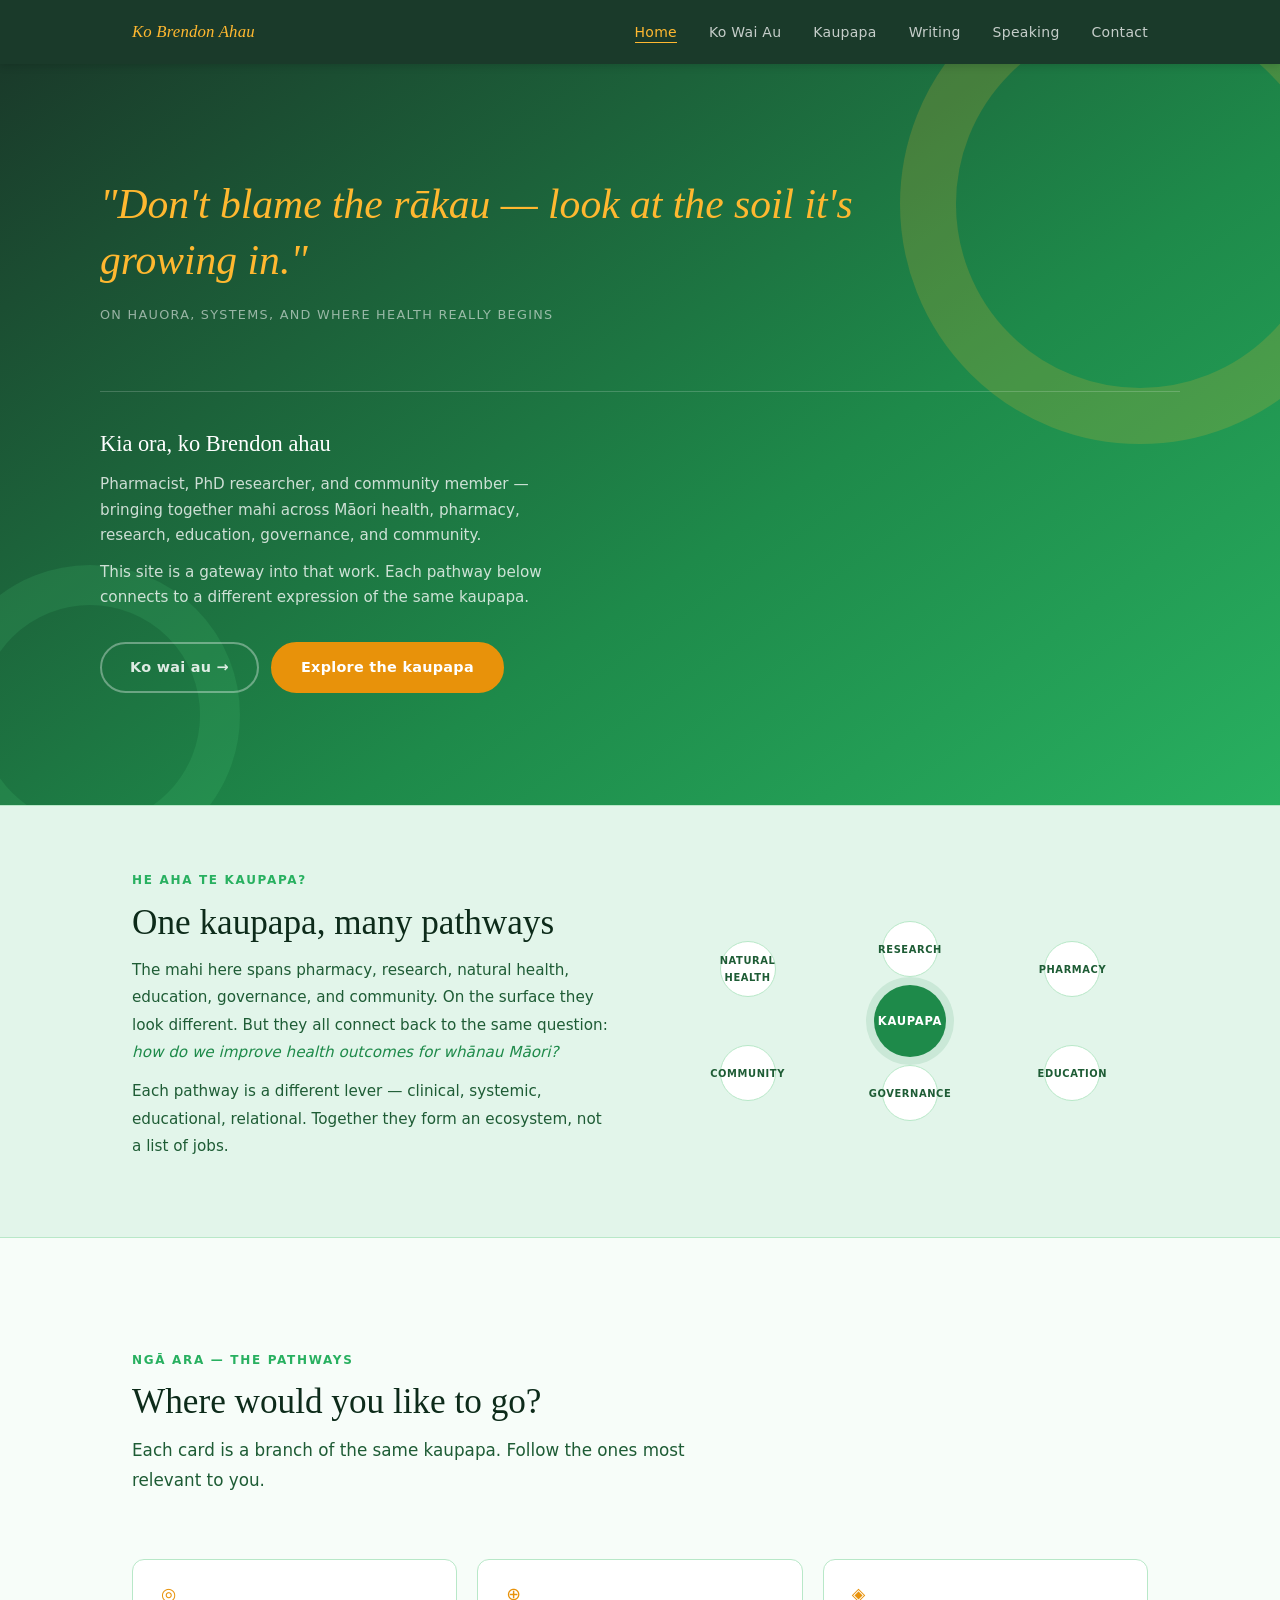
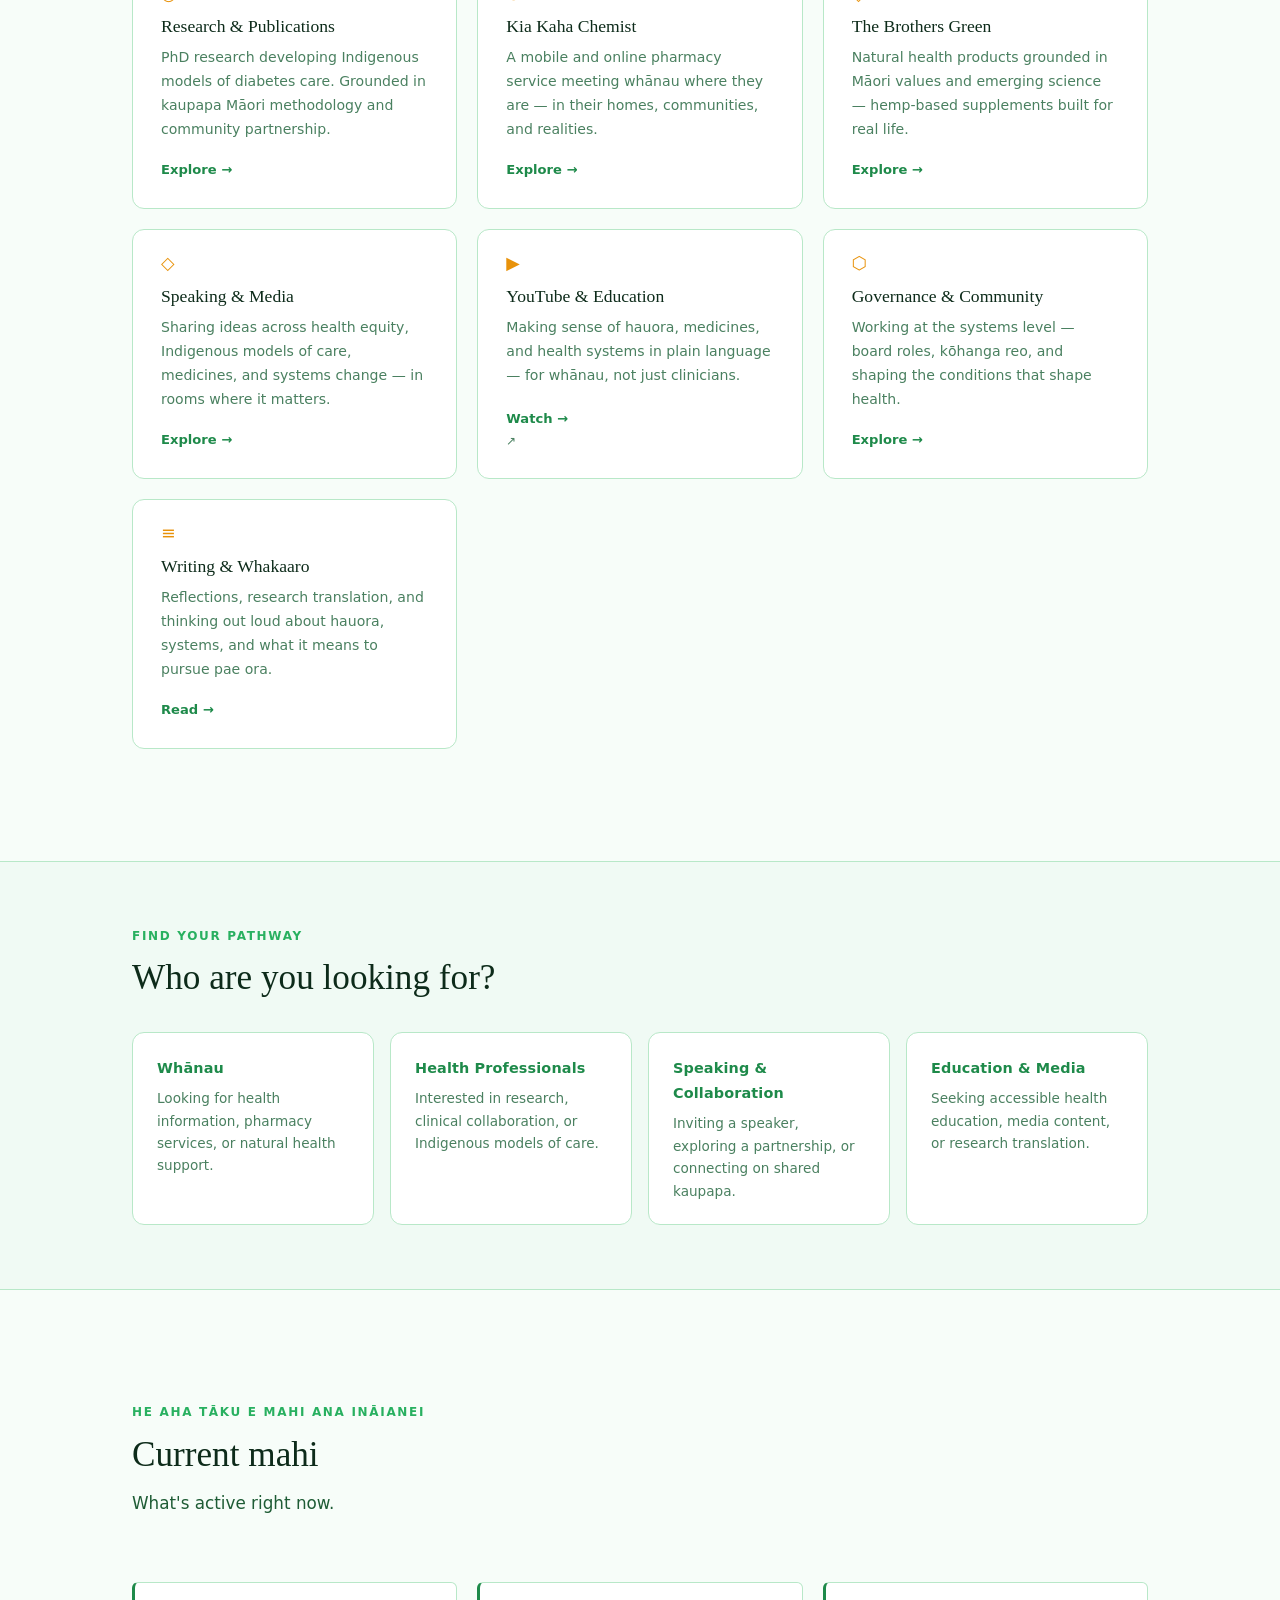
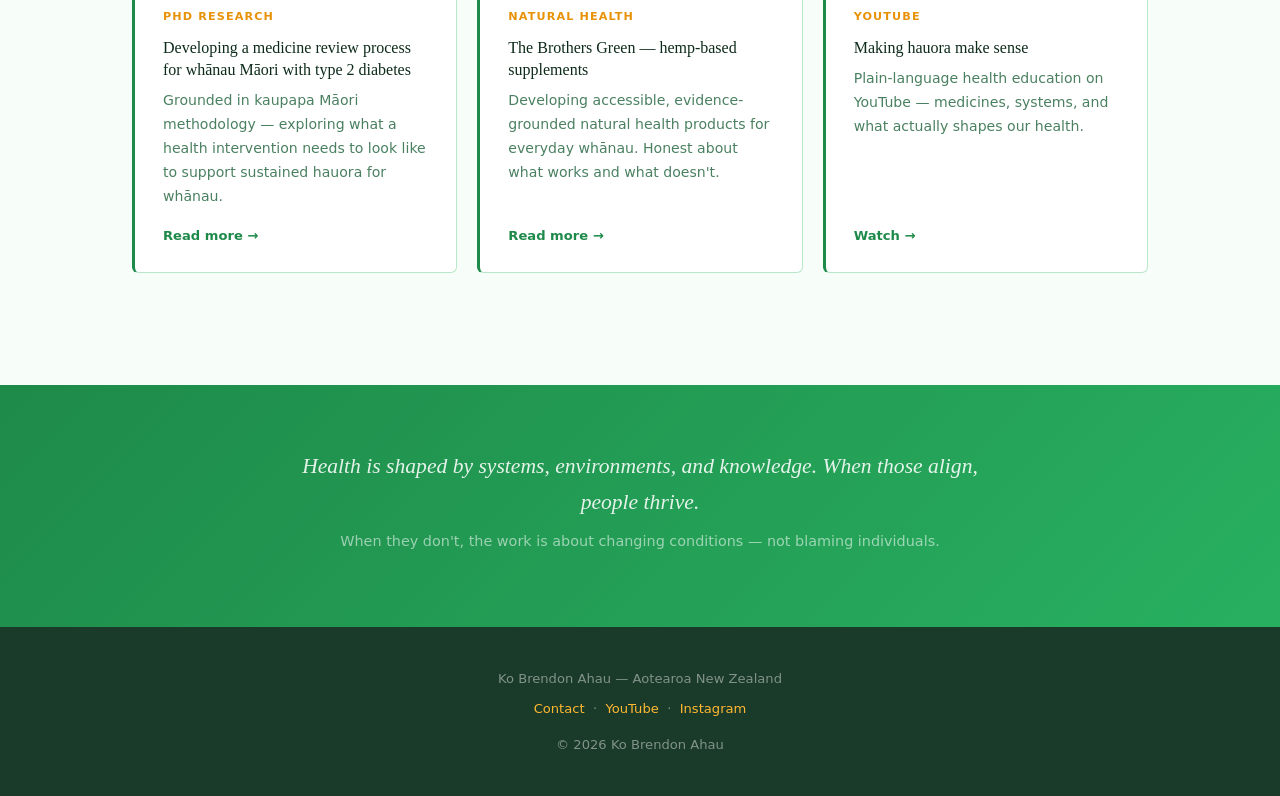
<file: index.html>
<!DOCTYPE html>
<html lang="en">
<head>
  <meta charset="UTF-8" />
  <meta name="viewport" content="width=device-width, initial-scale=1.0" />
  <title>Ko Brendon Ahau — Māori Health, Research & Community</title>
  <meta name="description" content="A central hub connecting mahi across Māori health, pharmacy, research, education, governance, and community — all grounded in one kaupapa." />
  <link rel="stylesheet" href="css/style.css" />
</head>
<body>

<header class="site-header">
  <div class="header-inner">
    <a href="index.html" class="site-logo">Ko Brendon Ahau</a>
    <button class="nav-toggle" aria-label="Open menu">
      <span></span><span></span><span></span>
    </button>
    <nav class="site-nav">
      <ul>
        <li><a href="index.html">Home</a></li>
        <li><a href="ko-wai-au.html">Ko Wai Au</a></li>
        <li><a href="kaupapa.html">Kaupapa</a></li>
        <li><a href="writing.html">Writing</a></li>
        <li><a href="speaking.html">Speaking</a></li>
        <li><a href="contact.html">Contact</a></li>
      </ul>
    </nav>
  </div>
</header>

<!-- =============================================
     HERO
     ============================================= -->
<section class="hero">
  <div class="hero-inner">
    <p class="hero-quote">"Don't blame the rākau — look at the soil it's growing in."</p>
    <p class="hero-quote-attr">On hauora, systems, and where health really begins</p>

    <div class="hero-intro">
      <div class="hero-intro-text">
        <h1>Kia ora, ko Brendon ahau</h1>
        <p class="hero-positioning">Pharmacist, PhD researcher, and community member — bringing together mahi across Māori health, pharmacy, research, education, governance, and community.</p>
        <p class="hero-gateway">This site is a gateway into that work. Each pathway below connects to a different expression of the same kaupapa.</p>
        <div class="hero-actions">
          <a href="ko-wai-au.html" class="btn btn-outline-light">Ko wai au →</a>
          <a href="kaupapa.html" class="btn btn-gold">Explore the kaupapa</a>
        </div>
      </div>
    </div>
  </div>
</section>

<!-- =============================================
     ECOSYSTEM EXPLANATION
     ============================================= -->
<section class="ecosystem-band">
  <div class="wrap">
    <div class="ecosystem-inner">
      <div class="ecosystem-text">
        <span class="section-label">He aha te kaupapa?</span>
        <h2 class="section-heading">One kaupapa, many pathways</h2>
        <p>The mahi here spans pharmacy, research, natural health, education, governance, and community. On the surface they look different. But they all connect back to the same question: <em>how do we improve health outcomes for whānau Māori?</em></p>
        <p>Each pathway is a different lever — clinical, systemic, educational, relational. Together they form an ecosystem, not a list of jobs.</p>
      </div>
      <div class="ecosystem-nodes" aria-hidden="true">
        <div class="eco-node eco-node--center">Kaupapa</div>
        <div class="eco-node eco-node--1">Research</div>
        <div class="eco-node eco-node--2">Pharmacy</div>
        <div class="eco-node eco-node--3">Education</div>
        <div class="eco-node eco-node--4">Governance</div>
        <div class="eco-node eco-node--5">Community</div>
        <div class="eco-node eco-node--6">Natural Health</div>
      </div>
    </div>
  </div>
</section>

<!-- =============================================
     HUB-AND-SPOKE PATHWAYS
     ============================================= -->
<section class="pathways-section">
  <div class="wrap">
    <span class="section-label">Ngā ara — the pathways</span>
    <h2 class="section-heading">Where would you like to go?</h2>
    <p class="section-lead">Each card is a branch of the same kaupapa. Follow the ones most relevant to you.</p>

    <div class="pathways-grid">

      <a href="pou/research.html" class="pathway-card">
        <div class="pathway-icon">◎</div>
        <h3>Research &amp; Publications</h3>
        <p>PhD research developing Indigenous models of diabetes care. Grounded in kaupapa Māori methodology and community partnership.</p>
        <span class="pathway-link">Explore →</span>
      </a>

      <a href="pou/kia-kaha-chemist.html" class="pathway-card">
        <div class="pathway-icon">⊕</div>
        <h3>Kia Kaha Chemist</h3>
        <p>A mobile and online pharmacy service meeting whānau where they are — in their homes, communities, and realities.</p>
        <span class="pathway-link">Explore →</span>
      </a>

      <a href="pou/natural-health.html" class="pathway-card">
        <div class="pathway-icon">◈</div>
        <h3>The Brothers Green</h3>
        <p>Natural health products grounded in Māori values and emerging science — hemp-based supplements built for real life.</p>
        <span class="pathway-link">Explore →</span>
      </a>

      <a href="speaking.html" class="pathway-card">
        <div class="pathway-icon">◇</div>
        <h3>Speaking &amp; Media</h3>
        <p>Sharing ideas across health equity, Indigenous models of care, medicines, and systems change — in rooms where it matters.</p>
        <span class="pathway-link">Explore →</span>
      </a>

      <a href="https://www.youtube.com/@KoBrendonAhau" target="_blank" rel="noopener" class="pathway-card pathway-card--external">
        <div class="pathway-icon">▶</div>
        <h3>YouTube &amp; Education</h3>
        <p>Making sense of hauora, medicines, and health systems in plain language — for whānau, not just clinicians.</p>
        <span class="pathway-link">Watch →</span>
      </a>

      <a href="pou/governance.html" class="pathway-card">
        <div class="pathway-icon">⬡</div>
        <h3>Governance &amp; Community</h3>
        <p>Working at the systems level — board roles, kōhanga reo, and shaping the conditions that shape health.</p>
        <span class="pathway-link">Explore →</span>
      </a>

      <a href="writing.html" class="pathway-card">
        <div class="pathway-icon">≡</div>
        <h3>Writing &amp; Whakaaro</h3>
        <p>Reflections, research translation, and thinking out loud about hauora, systems, and what it means to pursue pae ora.</p>
        <span class="pathway-link">Read →</span>
      </a>

    </div>
  </div>
</section>

<!-- =============================================
     AUDIENCE NAVIGATION
     ============================================= -->
<section class="audience-section">
  <div class="wrap">
    <span class="section-label">Find your pathway</span>
    <h2 class="section-heading">Who are you looking for?</h2>
    <div class="audience-grid">

      <a href="ko-wai-au.html" class="audience-card">
        <h3>Whānau</h3>
        <p>Looking for health information, pharmacy services, or natural health support.</p>
      </a>

      <a href="pou/research.html" class="audience-card">
        <h3>Health Professionals</h3>
        <p>Interested in research, clinical collaboration, or Indigenous models of care.</p>
      </a>

      <a href="speaking.html" class="audience-card">
        <h3>Speaking &amp; Collaboration</h3>
        <p>Inviting a speaker, exploring a partnership, or connecting on shared kaupapa.</p>
      </a>

      <a href="https://www.youtube.com/@KoBrendonAhau" target="_blank" rel="noopener" class="audience-card">
        <h3>Education &amp; Media</h3>
        <p>Seeking accessible health education, media content, or research translation.</p>
      </a>

    </div>
  </div>
</section>

<!-- =============================================
     CURRENT MAHI
     ============================================= -->
<section class="current-mahi-section">
  <div class="wrap">
    <span class="section-label">He aha tāku e mahi ana ināianei</span>
    <h2 class="section-heading">Current mahi</h2>
    <p class="section-lead">What's active right now.</p>

    <div class="mahi-grid">

      <div class="mahi-card">
        <span class="mahi-tag">PhD Research</span>
        <h3>Developing a medicine review process for whānau Māori with type 2 diabetes</h3>
        <p>Grounded in kaupapa Māori methodology — exploring what a health intervention needs to look like to support sustained hauora for whānau.</p>
        <a href="pou/research.html" class="mahi-link">Read more →</a>
      </div>

      <div class="mahi-card">
        <span class="mahi-tag">Natural Health</span>
        <h3>The Brothers Green — hemp-based supplements</h3>
        <p>Developing accessible, evidence-grounded natural health products for everyday whānau. Honest about what works and what doesn't.</p>
        <a href="pou/natural-health.html" class="mahi-link">Read more →</a>
      </div>

      <div class="mahi-card">
        <span class="mahi-tag">YouTube</span>
        <h3>Making hauora make sense</h3>
        <p>Plain-language health education on YouTube — medicines, systems, and what actually shapes our health.</p>
        <a href="https://www.youtube.com/@KoBrendonAhau" target="_blank" rel="noopener" class="mahi-link">Watch →</a>
      </div>

    </div>
  </div>
</section>

<!-- =============================================
     CLOSING REFLECTION
     ============================================= -->
<div class="kaupapa-band">
  <div class="wrap">
    <p>Health is shaped by systems, environments, and knowledge. When those align, people thrive.</p>
    <p>When they don't, the work is about changing conditions — not blaming individuals.</p>
  </div>
</div>

<footer class="site-footer">
  <p>Ko Brendon Ahau — Aotearoa New Zealand</p>
  <p style="margin-top:0.4rem;">
    <a href="contact.html">Contact</a> &nbsp;·&nbsp;
    <a href="https://www.youtube.com/@KoBrendonAhau" target="_blank" rel="noopener">YouTube</a> &nbsp;·&nbsp;
    <a href="https://www.instagram.com/ko_brendon_ahau/" target="_blank" rel="noopener">Instagram</a>
  </p>
  <p style="margin-top:0.75rem;">&copy; <span id="yr"></span> Ko Brendon Ahau</p>
  <script>document.getElementById('yr').textContent=new Date().getFullYear();</script>
</footer>

<script src="js/main.js"></script>
</body>
</html>
</file>
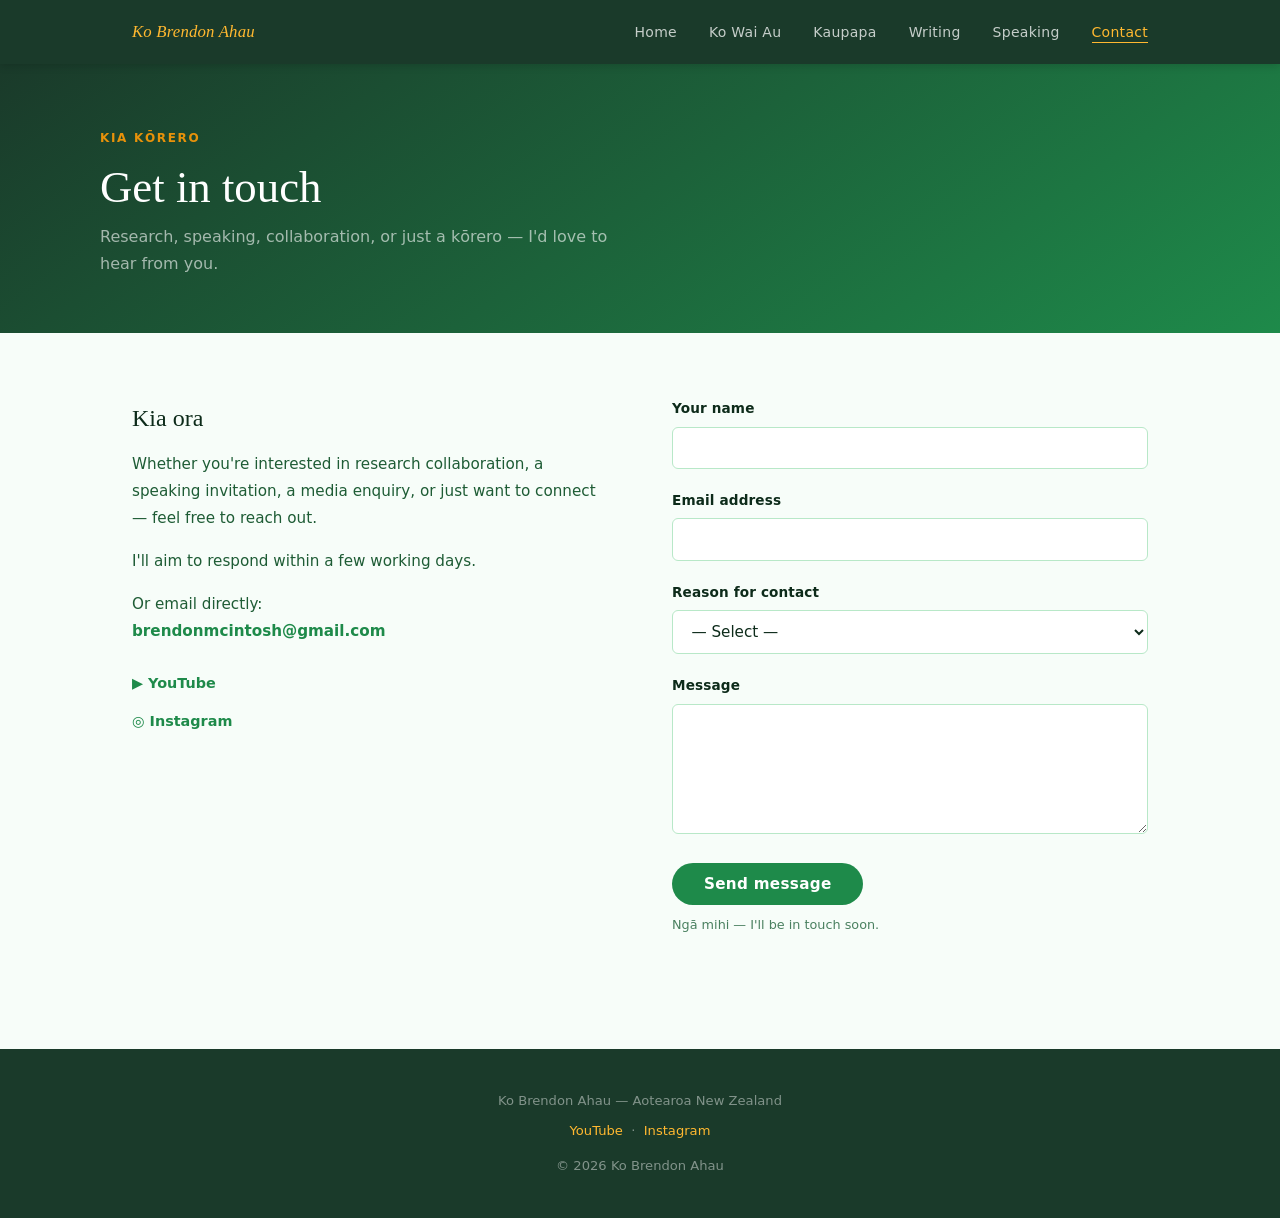
<file: contact.html>
<!DOCTYPE html>
<html lang="en">
<head>
  <meta charset="UTF-8" />
  <meta name="viewport" content="width=device-width, initial-scale=1.0" />
  <title>Contact — Ko Brendon Ahau</title>
  <meta name="description" content="Get in touch — research, speaking, collaboration, or just a kōrero." />
  <link rel="stylesheet" href="css/style.css" />
</head>
<body>

<header class="site-header">
  <div class="header-inner">
    <a href="index.html" class="site-logo">Ko Brendon Ahau</a>
    <button class="nav-toggle" aria-label="Open menu">
      <span></span><span></span><span></span>
    </button>
    <nav class="site-nav">
      <ul>
        <li><a href="index.html">Home</a></li>
        <li><a href="ko-wai-au.html">Ko Wai Au</a></li>
        <li><a href="kaupapa.html">Kaupapa</a></li>
        <li><a href="writing.html">Writing</a></li>
        <li><a href="speaking.html">Speaking</a></li>
        <li><a href="contact.html">Contact</a></li>
      </ul>
    </nav>
  </div>
</header>

<div class="page-hero">
  <div class="page-hero-inner">
    <span class="label">Kia kōrero</span>
    <h1>Get in touch</h1>
    <p class="sub">Research, speaking, collaboration, or just a kōrero — I'd love to hear from you.</p>
  </div>
</div>

<main class="page-body">
  <div class="wrap">
    <div class="contact-grid">

      <div class="contact-info">
        <h2>Kia ora</h2>
        <p>Whether you're interested in research collaboration, a speaking invitation, a media enquiry, or just want to connect — feel free to reach out.</p>
        <p>I'll aim to respond within a few working days.</p>
        <p>Or email directly:<br>
          <a href="mailto:brendonmcintosh@gmail.com" style="font-weight:600;">brendonmcintosh@gmail.com</a>
        </p>

        <ul class="contact-links">
          <li>
            <a href="https://www.youtube.com/@KoBrendonAhau" target="_blank" rel="noopener">
              ▶ YouTube
            </a>
          </li>
          <li>
            <a href="https://www.instagram.com/ko_brendon_ahau/" target="_blank" rel="noopener">
              ◎ Instagram
            </a>
          </li>
          <!-- EDIT: Add LinkedIn if applicable -->
          <!-- <li><a href="https://linkedin.com/in/yourprofile" target="_blank" rel="noopener">in LinkedIn</a></li> -->
        </ul>
      </div>

      <div>
        <!--
          TO MAKE THIS FORM SEND EMAILS:
          1. Sign up at https://formspree.io with brendonmcintosh@gmail.com
          2. Create a new form — copy your form ID (e.g. xabcdefg)
          3. Replace YOUR_FORM_ID below
          4. Remove the e.preventDefault() in js/main.js
        -->
        <form action="https://formspree.io/f/YOUR_FORM_ID" method="POST" class="contact-form">
          <div class="form-group">
            <label for="name">Your name</label>
            <input type="text" id="name" name="name" required autocomplete="name" />
          </div>
          <div class="form-group">
            <label for="email">Email address</label>
            <input type="email" id="email" name="email" required autocomplete="email" />
          </div>
          <div class="form-group">
            <label for="reason">Reason for contact</label>
            <select id="reason" name="reason">
              <option value="">— Select —</option>
              <option value="research">Research collaboration</option>
              <option value="speaking">Speaking invitation</option>
              <option value="media">Media enquiry</option>
              <option value="general">General enquiry</option>
            </select>
          </div>
          <div class="form-group">
            <label for="message">Message</label>
            <textarea id="message" name="message" required></textarea>
          </div>
          <button type="submit" class="btn-submit">Send message</button>
          <p class="form-note">Ngā mihi — I'll be in touch soon.</p>
        </form>
      </div>

    </div>
  </div>
</main>

<footer class="site-footer">
  <p>Ko Brendon Ahau — Aotearoa New Zealand</p>
  <p style="margin-top:0.4rem;">
    <a href="https://www.youtube.com/@KoBrendonAhau" target="_blank" rel="noopener">YouTube</a> &nbsp;·&nbsp;
    <a href="https://www.instagram.com/ko_brendon_ahau/" target="_blank" rel="noopener">Instagram</a>
  </p>
  <p style="margin-top:0.75rem;">&copy; <span id="yr"></span> Ko Brendon Ahau</p>
  <script>document.getElementById('yr').textContent=new Date().getFullYear();</script>
</footer>

<script src="js/main.js"></script>
</body>
</html>
</file>
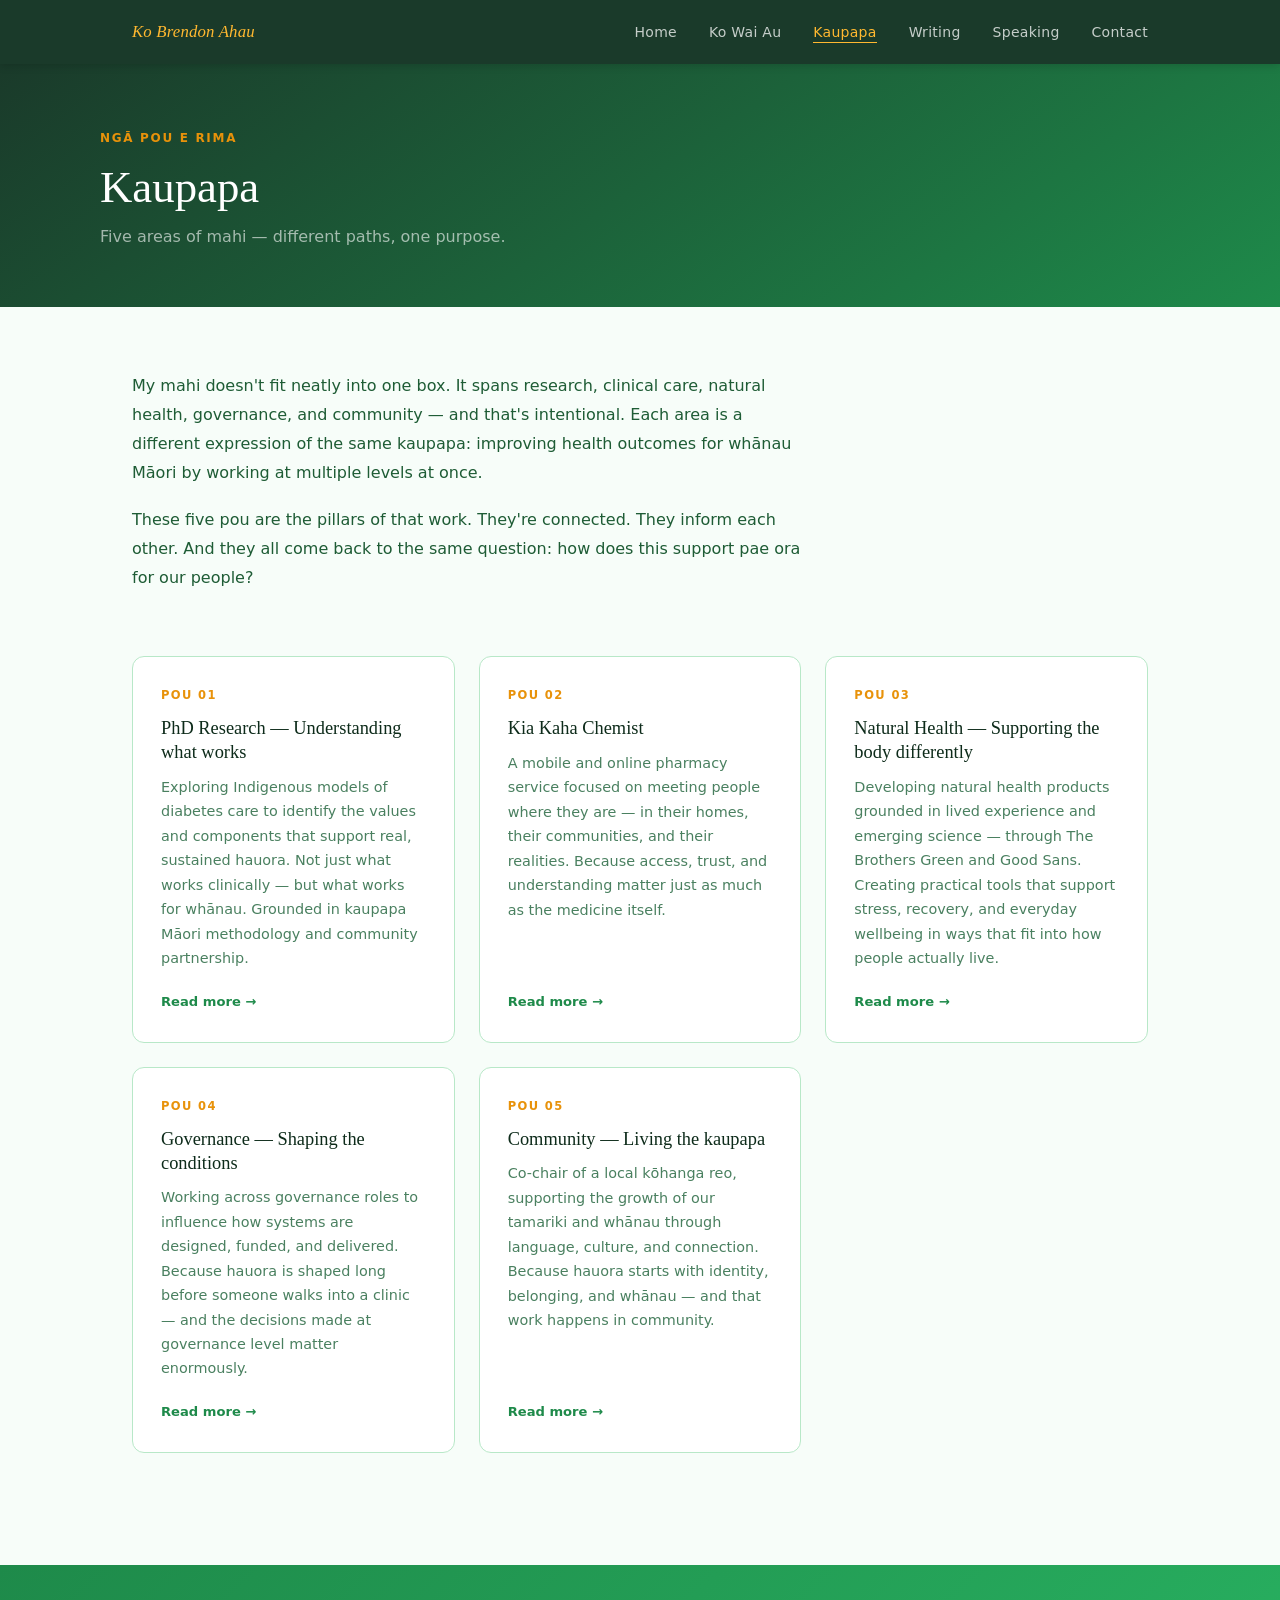
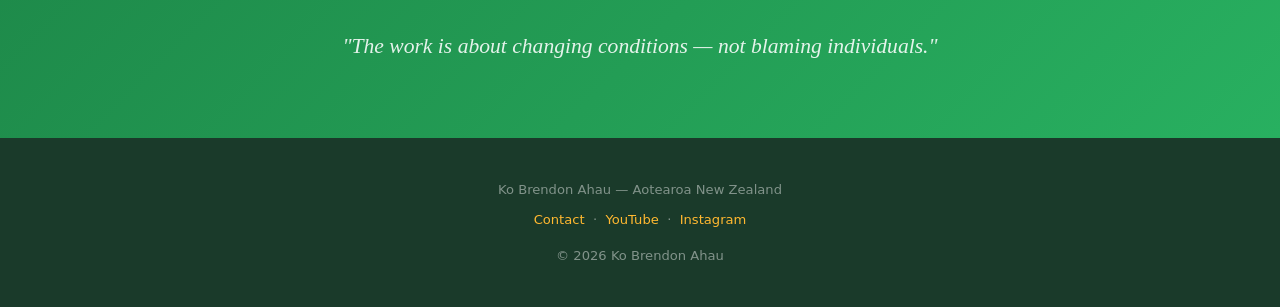
<file: kaupapa.html>
<!DOCTYPE html>
<html lang="en">
<head>
  <meta charset="UTF-8" />
  <meta name="viewport" content="width=device-width, initial-scale=1.0" />
  <title>Kaupapa — Ko Brendon Ahau</title>
  <meta name="description" content="Five pou — different expressions of the same kaupapa." />
  <link rel="stylesheet" href="css/style.css" />
</head>
<body>

<header class="site-header">
  <div class="header-inner">
    <a href="index.html" class="site-logo">Ko Brendon Ahau</a>
    <button class="nav-toggle" aria-label="Open menu">
      <span></span><span></span><span></span>
    </button>
    <nav class="site-nav">
      <ul>
        <li><a href="index.html">Home</a></li>
        <li><a href="ko-wai-au.html">Ko Wai Au</a></li>
        <li><a href="kaupapa.html">Kaupapa</a></li>
        <li><a href="writing.html">Writing</a></li>
        <li><a href="speaking.html">Speaking</a></li>
        <li><a href="contact.html">Contact</a></li>
      </ul>
    </nav>
  </div>
</header>

<div class="page-hero">
  <div class="page-hero-inner">
    <span class="label">Ngā pou e rima</span>
    <h1>Kaupapa</h1>
    <p class="sub">Five areas of mahi — different paths, one purpose.</p>
  </div>
</div>

<main class="page-body">
  <div class="wrap">

    <div class="prose" style="max-width:var(--max-text); margin-bottom: var(--space-lg);">
      <p>My mahi doesn't fit neatly into one box. It spans research, clinical care, natural health, governance, and community — and that's intentional. Each area is a different expression of the same kaupapa: improving health outcomes for whānau Māori by working at multiple levels at once.</p>
      <p>These five pou are the pillars of that work. They're connected. They inform each other. And they all come back to the same question: how does this support pae ora for our people?</p>
    </div>

    <div class="pou-grid">

      <a href="pou/research.html" class="pou-card">
        <div class="pou-number">Pou 01</div>
        <h3>PhD Research — Understanding what works</h3>
        <p>Exploring Indigenous models of diabetes care to identify the values and components that support real, sustained hauora. Not just what works clinically — but what works for whānau. Grounded in kaupapa Māori methodology and community partnership.</p>
        <span class="pou-link">Read more →</span>
      </a>

      <a href="pou/kia-kaha-chemist.html" class="pou-card">
        <div class="pou-number">Pou 02</div>
        <h3>Kia Kaha Chemist</h3>
        <p>A mobile and online pharmacy service focused on meeting people where they are — in their homes, their communities, and their realities. Because access, trust, and understanding matter just as much as the medicine itself.</p>
        <span class="pou-link">Read more →</span>
      </a>

      <a href="pou/natural-health.html" class="pou-card">
        <div class="pou-number">Pou 03</div>
        <h3>Natural Health — Supporting the body differently</h3>
        <p>Developing natural health products grounded in lived experience and emerging science — through The Brothers Green and Good Sans. Creating practical tools that support stress, recovery, and everyday wellbeing in ways that fit into how people actually live.</p>
        <span class="pou-link">Read more →</span>
      </a>

      <a href="pou/governance.html" class="pou-card">
        <div class="pou-number">Pou 04</div>
        <h3>Governance — Shaping the conditions</h3>
        <p>Working across governance roles to influence how systems are designed, funded, and delivered. Because hauora is shaped long before someone walks into a clinic — and the decisions made at governance level matter enormously.</p>
        <span class="pou-link">Read more →</span>
      </a>

      <a href="pou/community.html" class="pou-card">
        <div class="pou-number">Pou 05</div>
        <h3>Community — Living the kaupapa</h3>
        <p>Co-chair of a local kōhanga reo, supporting the growth of our tamariki and whānau through language, culture, and connection. Because hauora starts with identity, belonging, and whānau — and that work happens in community.</p>
        <span class="pou-link">Read more →</span>
      </a>

    </div>
  </div>
</main>

<div class="kaupapa-band">
  <div class="wrap">
    <p>"The work is about changing conditions — not blaming individuals."</p>
  </div>
</div>

<footer class="site-footer">
  <p>Ko Brendon Ahau — Aotearoa New Zealand</p>
  <p style="margin-top:0.4rem;">
    <a href="contact.html">Contact</a> &nbsp;·&nbsp;
    <a href="https://www.youtube.com/@KoBrendonAhau" target="_blank" rel="noopener">YouTube</a> &nbsp;·&nbsp;
    <a href="https://www.instagram.com/ko_brendon_ahau/" target="_blank" rel="noopener">Instagram</a>
  </p>
  <p style="margin-top:0.75rem;">&copy; <span id="yr"></span> Ko Brendon Ahau</p>
  <script>document.getElementById('yr').textContent=new Date().getFullYear();</script>
</footer>

<script src="js/main.js"></script>
</body>
</html>
</file>
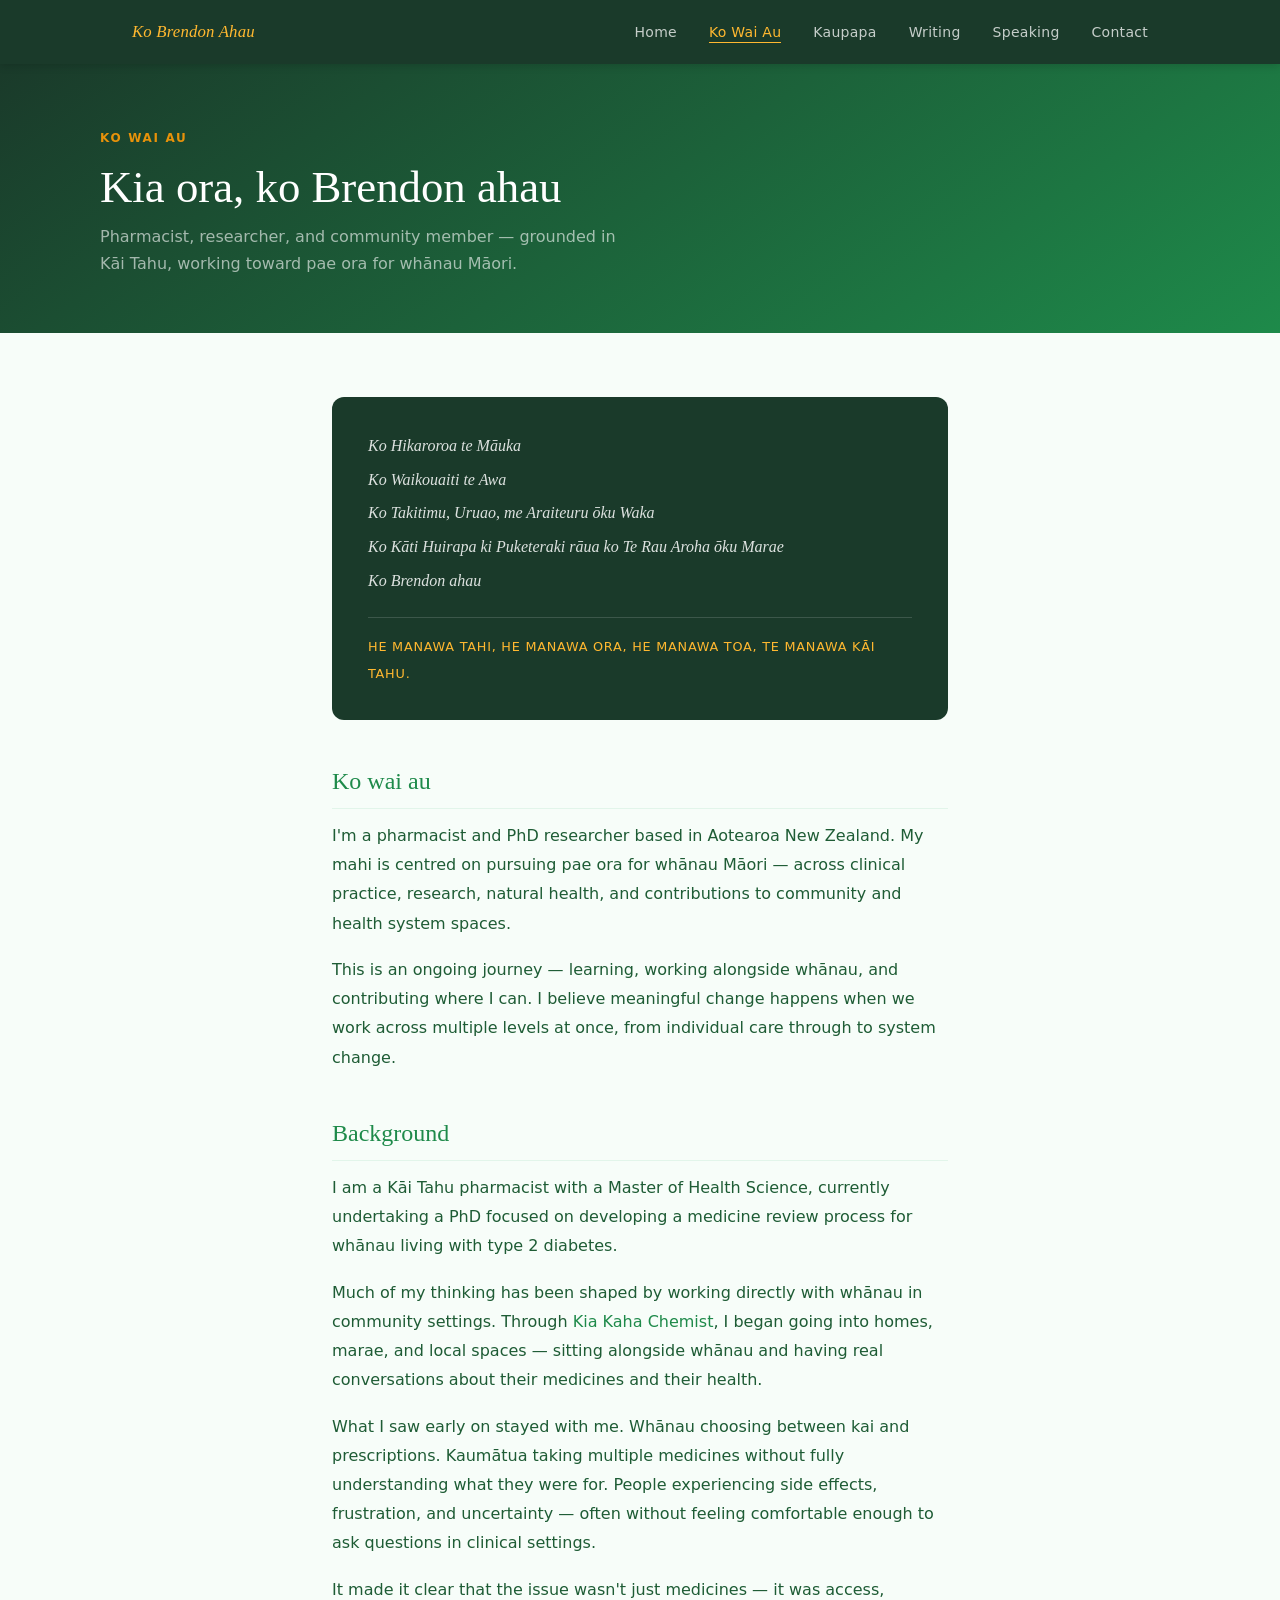
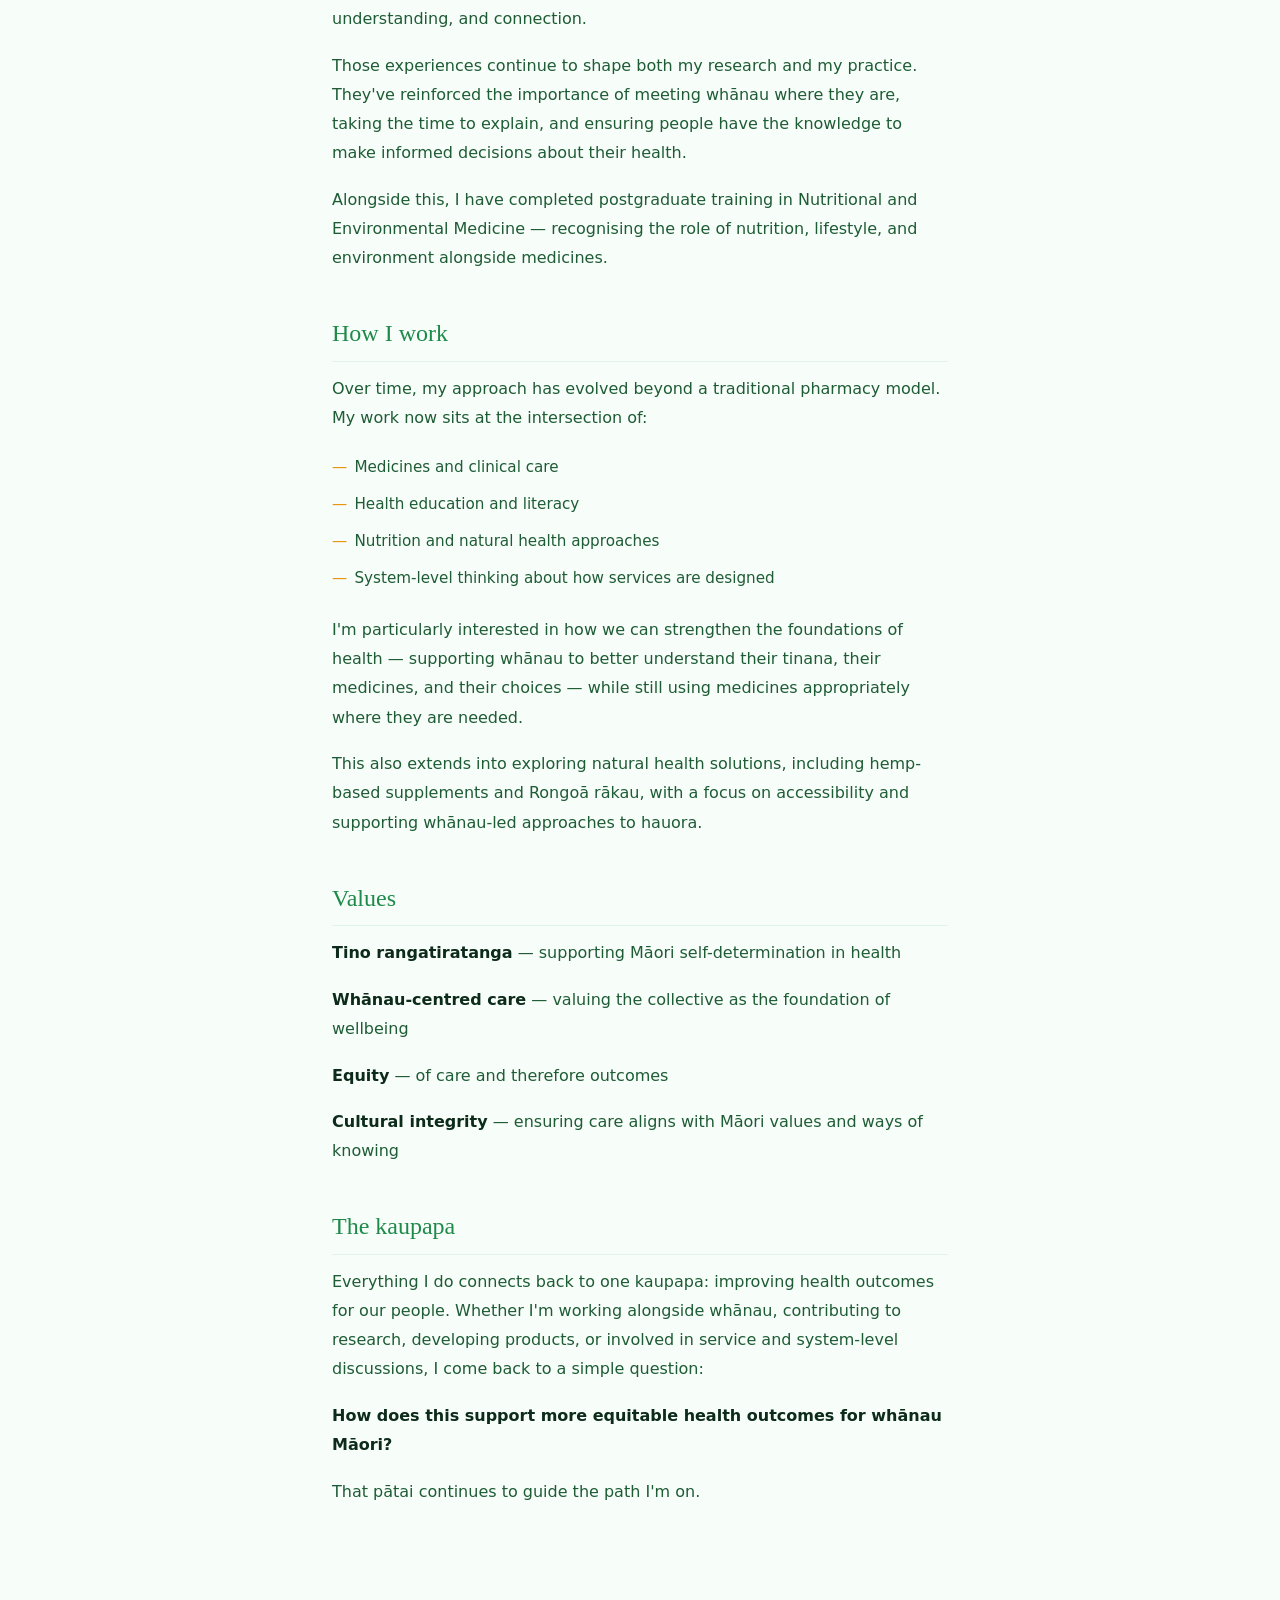
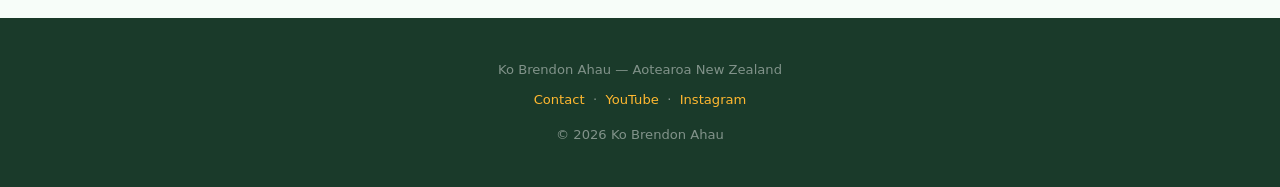
<file: ko-wai-au.html>
<!DOCTYPE html>
<html lang="en">
<head>
  <meta charset="UTF-8" />
  <meta name="viewport" content="width=device-width, initial-scale=1.0" />
  <title>Ko Wai Au — Ko Brendon Ahau</title>
  <meta name="description" content="Ko wai au — the story behind the mahi." />
  <link rel="stylesheet" href="css/style.css" />
</head>
<body>

<header class="site-header">
  <div class="header-inner">
    <a href="index.html" class="site-logo">Ko Brendon Ahau</a>
    <button class="nav-toggle" aria-label="Open menu">
      <span></span><span></span><span></span>
    </button>
    <nav class="site-nav">
      <ul>
        <li><a href="index.html">Home</a></li>
        <li><a href="ko-wai-au.html">Ko Wai Au</a></li>
        <li><a href="kaupapa.html">Kaupapa</a></li>
        <li><a href="writing.html">Writing</a></li>
        <li><a href="speaking.html">Speaking</a></li>
        <li><a href="contact.html">Contact</a></li>
      </ul>
    </nav>
  </div>
</header>

<div class="page-hero">
  <div class="page-hero-inner">
    <span class="label">Ko wai au</span>
    <h1>Kia ora, ko Brendon ahau</h1>
    <p class="sub">Pharmacist, researcher, and community member — grounded in Kāi Tahu, working toward pae ora for whānau Māori.</p>
  </div>
</div>

<main class="page-body">
  <div class="wrap-text">
    <div class="prose">

      <div class="whakapapa">
        Ko Hikaroroa te Māuka<br>
        Ko Waikouaiti te Awa<br>
        Ko Takitimu, Uruao, me Araiteuru ōku Waka<br>
        Ko Kāti Huirapa ki Puketeraki rāua ko Te Rau Aroha ōku Marae<br>
        Ko Brendon ahau
        <div class="whakapapa-footer">He manawa tahi, he manawa ora, he manawa toa, te manawa Kāi Tahu.</div>
      </div>

      <h2>Ko wai au</h2>
      <p>I'm a pharmacist and PhD researcher based in Aotearoa New Zealand. My mahi is centred on pursuing pae ora for whānau Māori — across clinical practice, research, natural health, and contributions to community and health system spaces.</p>
      <p>This is an ongoing journey — learning, working alongside whānau, and contributing where I can. I believe meaningful change happens when we work across multiple levels at once, from individual care through to system change.</p>

      <h2>Background</h2>
      <p>I am a Kāi Tahu pharmacist with a Master of Health Science, currently undertaking a PhD focused on developing a medicine review process for whānau living with type 2 diabetes.</p>
      <p>Much of my thinking has been shaped by working directly with whānau in community settings. Through <a href="https://www.kiakahachemist.org.nz" target="_blank" rel="noopener">Kia Kaha Chemist</a>, I began going into homes, marae, and local spaces — sitting alongside whānau and having real conversations about their medicines and their health.</p>
      <p>What I saw early on stayed with me. Whānau choosing between kai and prescriptions. Kaumātua taking multiple medicines without fully understanding what they were for. People experiencing side effects, frustration, and uncertainty — often without feeling comfortable enough to ask questions in clinical settings.</p>
      <p>It made it clear that the issue wasn't just medicines — it was access, understanding, and connection.</p>
      <p>Those experiences continue to shape both my research and my practice. They've reinforced the importance of meeting whānau where they are, taking the time to explain, and ensuring people have the knowledge to make informed decisions about their health.</p>
      <p>Alongside this, I have completed postgraduate training in Nutritional and Environmental Medicine — recognising the role of nutrition, lifestyle, and environment alongside medicines.</p>

      <h2>How I work</h2>
      <p>Over time, my approach has evolved beyond a traditional pharmacy model. My work now sits at the intersection of:</p>
      <ul>
        <li>Medicines and clinical care</li>
        <li>Health education and literacy</li>
        <li>Nutrition and natural health approaches</li>
        <li>System-level thinking about how services are designed</li>
      </ul>
      <p>I'm particularly interested in how we can strengthen the foundations of health — supporting whānau to better understand their tinana, their medicines, and their choices — while still using medicines appropriately where they are needed.</p>
      <p>This also extends into exploring natural health solutions, including hemp-based supplements and Rongoā rākau, with a focus on accessibility and supporting whānau-led approaches to hauora.</p>

      <h2>Values</h2>
      <p><strong>Tino rangatiratanga</strong> — supporting Māori self-determination in health</p>
      <p><strong>Whānau-centred care</strong> — valuing the collective as the foundation of wellbeing</p>
      <p><strong>Equity</strong> — of care and therefore outcomes</p>
      <p><strong>Cultural integrity</strong> — ensuring care aligns with Māori values and ways of knowing</p>

      <h2>The kaupapa</h2>
      <p>Everything I do connects back to one kaupapa: improving health outcomes for our people. Whether I'm working alongside whānau, contributing to research, developing products, or involved in service and system-level discussions, I come back to a simple question:</p>
      <p><strong>How does this support more equitable health outcomes for whānau Māori?</strong></p>
      <p>That pātai continues to guide the path I'm on.</p>

    </div>
  </div>
</main>

<footer class="site-footer">
  <p>Ko Brendon Ahau — Aotearoa New Zealand</p>
  <p style="margin-top:0.4rem;">
    <a href="contact.html">Contact</a> &nbsp;·&nbsp;
    <a href="https://www.youtube.com/@KoBrendonAhau" target="_blank" rel="noopener">YouTube</a> &nbsp;·&nbsp;
    <a href="https://www.instagram.com/ko_brendon_ahau/" target="_blank" rel="noopener">Instagram</a>
  </p>
  <p style="margin-top:0.75rem;">&copy; <span id="yr"></span> Ko Brendon Ahau</p>
  <script>document.getElementById('yr').textContent=new Date().getFullYear();</script>
</footer>

<script src="js/main.js"></script>
</body>
</html>
</file>
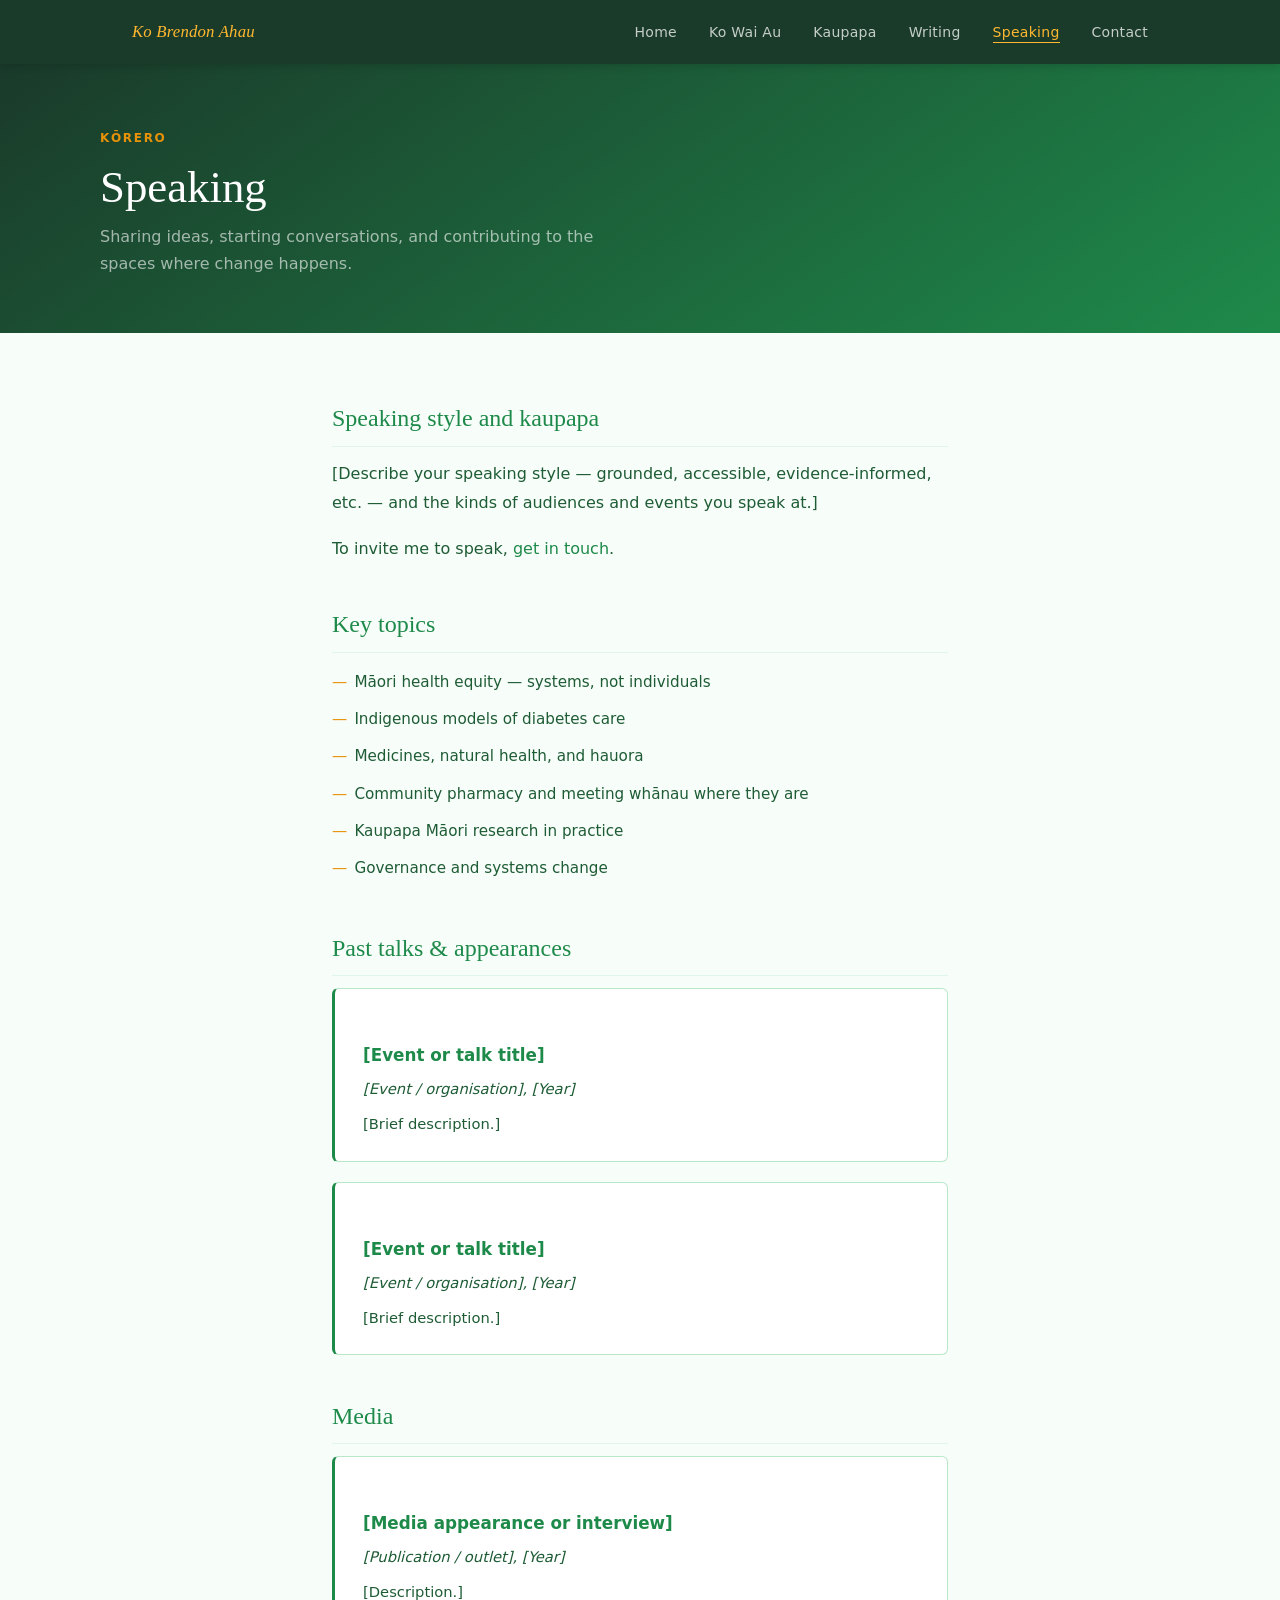
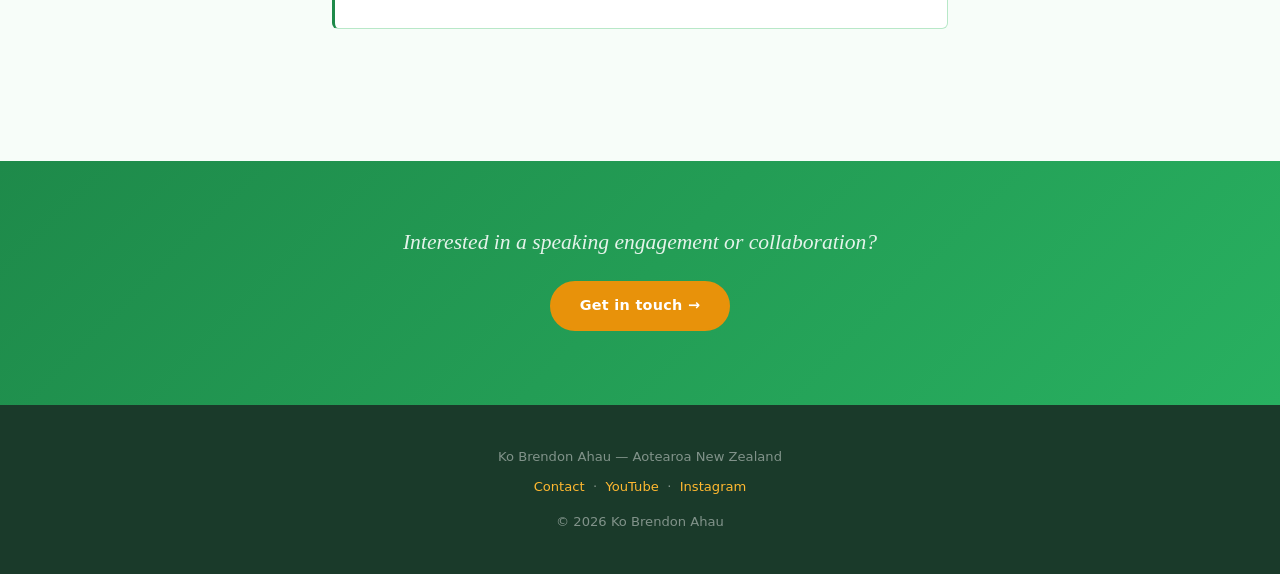
<file: speaking.html>
<!DOCTYPE html>
<html lang="en">
<head>
  <meta charset="UTF-8" />
  <meta name="viewport" content="width=device-width, initial-scale=1.0" />
  <title>Speaking — Ko Brendon Ahau</title>
  <meta name="description" content="Speaking engagements, topics, and collaboration opportunities." />
  <link rel="stylesheet" href="css/style.css" />
</head>
<body>

<header class="site-header">
  <div class="header-inner">
    <a href="index.html" class="site-logo">Ko Brendon Ahau</a>
    <button class="nav-toggle" aria-label="Open menu">
      <span></span><span></span><span></span>
    </button>
    <nav class="site-nav">
      <ul>
        <li><a href="index.html">Home</a></li>
        <li><a href="ko-wai-au.html">Ko Wai Au</a></li>
        <li><a href="kaupapa.html">Kaupapa</a></li>
        <li><a href="writing.html">Writing</a></li>
        <li><a href="speaking.html">Speaking</a></li>
        <li><a href="contact.html">Contact</a></li>
      </ul>
    </nav>
  </div>
</header>

<div class="page-hero">
  <div class="page-hero-inner">
    <span class="label">Kōrero</span>
    <h1>Speaking</h1>
    <p class="sub">Sharing ideas, starting conversations, and contributing to the spaces where change happens.</p>
  </div>
</div>

<main class="page-body">
  <div class="wrap-text">
    <div class="prose">

      <h2>Speaking style and kaupapa</h2>
      <!-- EDIT: Describe your speaking style -->
      <p>[Describe your speaking style — grounded, accessible, evidence-informed, etc. — and the kinds of audiences and events you speak at.]</p>
      <p>To invite me to speak, <a href="contact.html">get in touch</a>.</p>

      <h2>Key topics</h2>
      <ul>
        <li>Māori health equity — systems, not individuals</li>
        <li>Indigenous models of diabetes care</li>
        <li>Medicines, natural health, and hauora</li>
        <li>Community pharmacy and meeting whānau where they are</li>
        <li>Kaupapa Māori research in practice</li>
        <li>Governance and systems change</li>
      </ul>

      <h2>Past talks & appearances</h2>
      <!-- EDIT: Add speaking engagements here -->
      <div class="org-card">
        <h3>[Event or talk title]</h3>
        <p><em>[Event / organisation], [Year]</em></p>
        <p>[Brief description.]</p>
      </div>
      <div class="org-card">
        <h3>[Event or talk title]</h3>
        <p><em>[Event / organisation], [Year]</em></p>
        <p>[Brief description.]</p>
      </div>

      <h2>Media</h2>
      <!-- EDIT: Add media appearances here -->
      <div class="org-card">
        <h3>[Media appearance or interview]</h3>
        <p><em>[Publication / outlet], [Year]</em></p>
        <p>[Description.]</p>
      </div>

    </div>
  </div>
</main>

<div class="kaupapa-band">
  <div class="wrap">
    <p>Interested in a speaking engagement or collaboration?</p>
    <p style="margin-top:1.25rem;font-style:normal;">
      <a href="contact.html" class="btn btn-gold" style="font-style:normal;">Get in touch →</a>
    </p>
  </div>
</div>

<footer class="site-footer">
  <p>Ko Brendon Ahau — Aotearoa New Zealand</p>
  <p style="margin-top:0.4rem;">
    <a href="contact.html">Contact</a> &nbsp;·&nbsp;
    <a href="https://www.youtube.com/@KoBrendonAhau" target="_blank" rel="noopener">YouTube</a> &nbsp;·&nbsp;
    <a href="https://www.instagram.com/ko_brendon_ahau/" target="_blank" rel="noopener">Instagram</a>
  </p>
  <p style="margin-top:0.75rem;">&copy; <span id="yr"></span> Ko Brendon Ahau</p>
  <script>document.getElementById('yr').textContent=new Date().getFullYear();</script>
</footer>

<script src="js/main.js"></script>
</body>
</html>
</file>
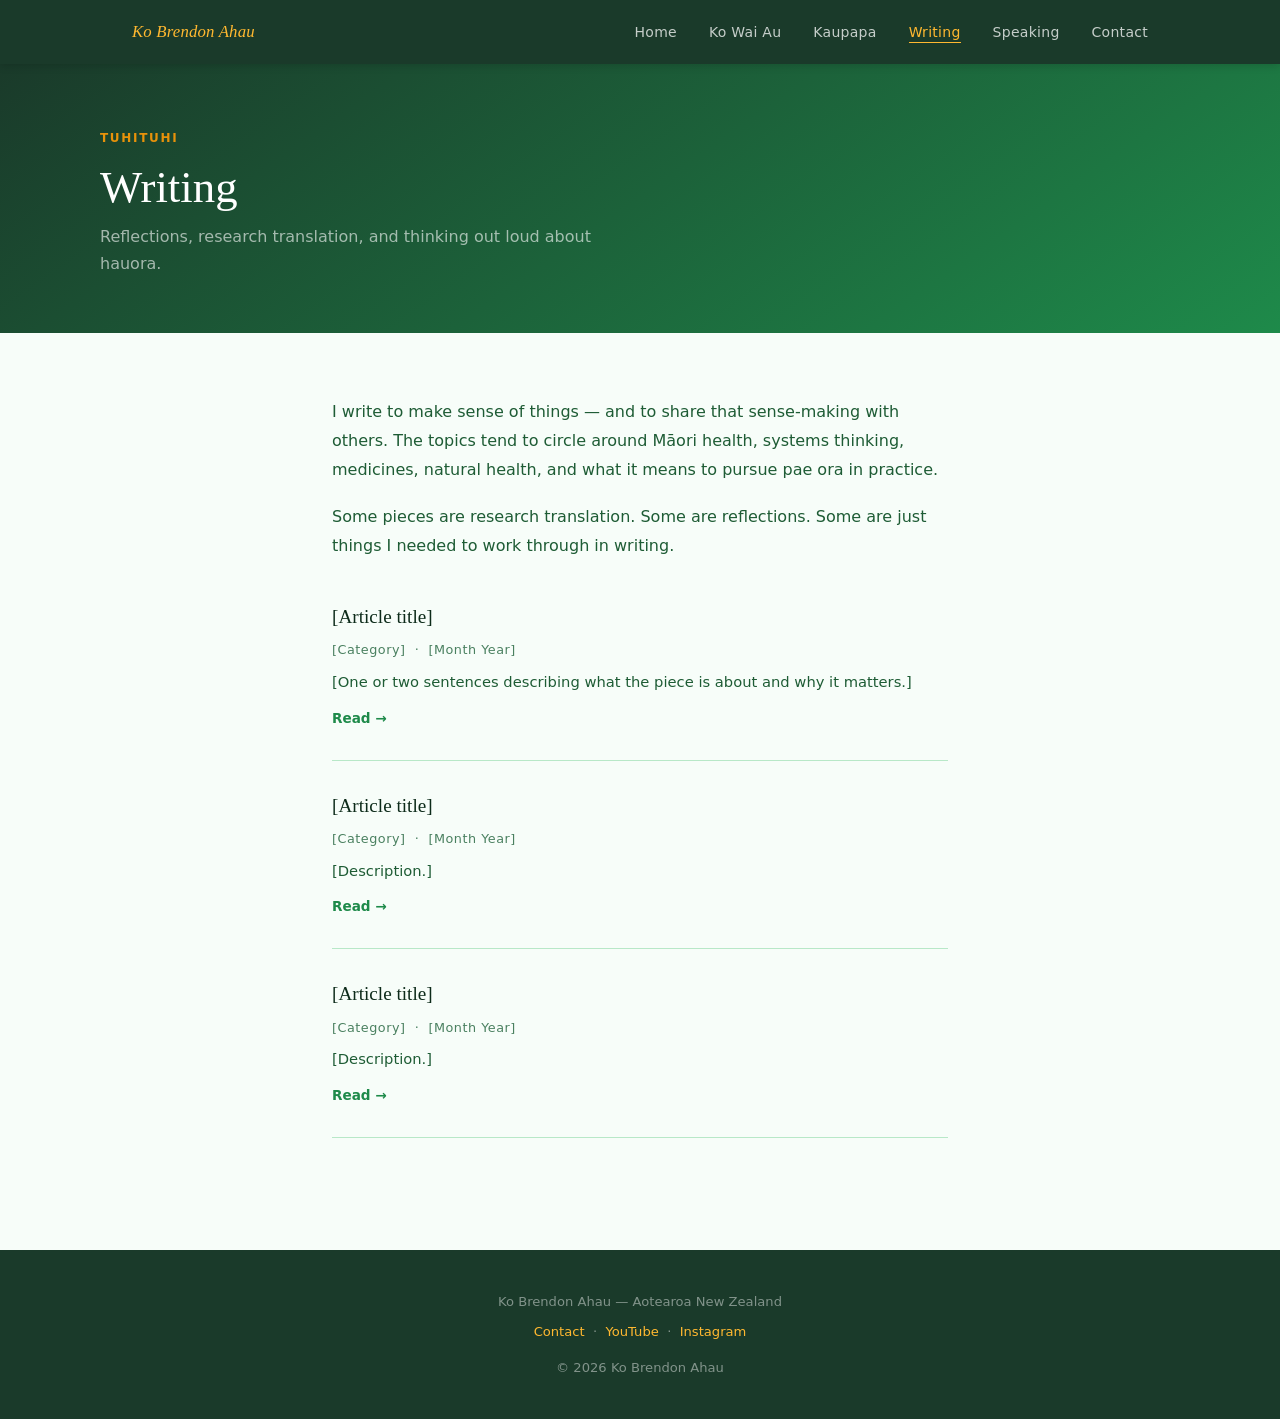
<file: writing.html>
<!DOCTYPE html>
<html lang="en">
<head>
  <meta charset="UTF-8" />
  <meta name="viewport" content="width=device-width, initial-scale=1.0" />
  <title>Writing — Ko Brendon Ahau</title>
  <meta name="description" content="Articles, reflections, and research translation on Māori health and hauora." />
  <link rel="stylesheet" href="css/style.css" />
</head>
<body>

<header class="site-header">
  <div class="header-inner">
    <a href="index.html" class="site-logo">Ko Brendon Ahau</a>
    <button class="nav-toggle" aria-label="Open menu">
      <span></span><span></span><span></span>
    </button>
    <nav class="site-nav">
      <ul>
        <li><a href="index.html">Home</a></li>
        <li><a href="ko-wai-au.html">Ko Wai Au</a></li>
        <li><a href="kaupapa.html">Kaupapa</a></li>
        <li><a href="writing.html">Writing</a></li>
        <li><a href="speaking.html">Speaking</a></li>
        <li><a href="contact.html">Contact</a></li>
      </ul>
    </nav>
  </div>
</header>

<div class="page-hero">
  <div class="page-hero-inner">
    <span class="label">Tuhituhi</span>
    <h1>Writing</h1>
    <p class="sub">Reflections, research translation, and thinking out loud about hauora.</p>
  </div>
</div>

<main class="page-body">
  <div class="wrap-text">

    <div class="prose" style="margin-bottom: 2.5rem;">
      <p>I write to make sense of things — and to share that sense-making with others. The topics tend to circle around Māori health, systems thinking, medicines, natural health, and what it means to pursue pae ora in practice.</p>
      <p>Some pieces are research translation. Some are reflections. Some are just things I needed to work through in writing.</p>
    </div>

    <!-- EDIT: Add articles here. Copy the article-item block to add more. -->
    <ul class="article-list">

      <li class="article-item">
        <h3>[Article title]</h3>
        <p class="meta">[Category] &nbsp;·&nbsp; [Month Year]</p>
        <p>[One or two sentences describing what the piece is about and why it matters.]</p>
        <a href="#" class="read-link">Read →</a>
      </li>

      <li class="article-item">
        <h3>[Article title]</h3>
        <p class="meta">[Category] &nbsp;·&nbsp; [Month Year]</p>
        <p>[Description.]</p>
        <a href="#" class="read-link">Read →</a>
      </li>

      <li class="article-item">
        <h3>[Article title]</h3>
        <p class="meta">[Category] &nbsp;·&nbsp; [Month Year]</p>
        <p>[Description.]</p>
        <a href="#" class="read-link">Read →</a>
      </li>

    </ul>

  </div>
</main>

<footer class="site-footer">
  <p>Ko Brendon Ahau — Aotearoa New Zealand</p>
  <p style="margin-top:0.4rem;">
    <a href="contact.html">Contact</a> &nbsp;·&nbsp;
    <a href="https://www.youtube.com/@KoBrendonAhau" target="_blank" rel="noopener">YouTube</a> &nbsp;·&nbsp;
    <a href="https://www.instagram.com/ko_brendon_ahau/" target="_blank" rel="noopener">Instagram</a>
  </p>
  <p style="margin-top:0.75rem;">&copy; <span id="yr"></span> Ko Brendon Ahau</p>
  <script>document.getElementById('yr').textContent=new Date().getFullYear();</script>
</footer>

<script src="js/main.js"></script>
</body>
</html>
</file>
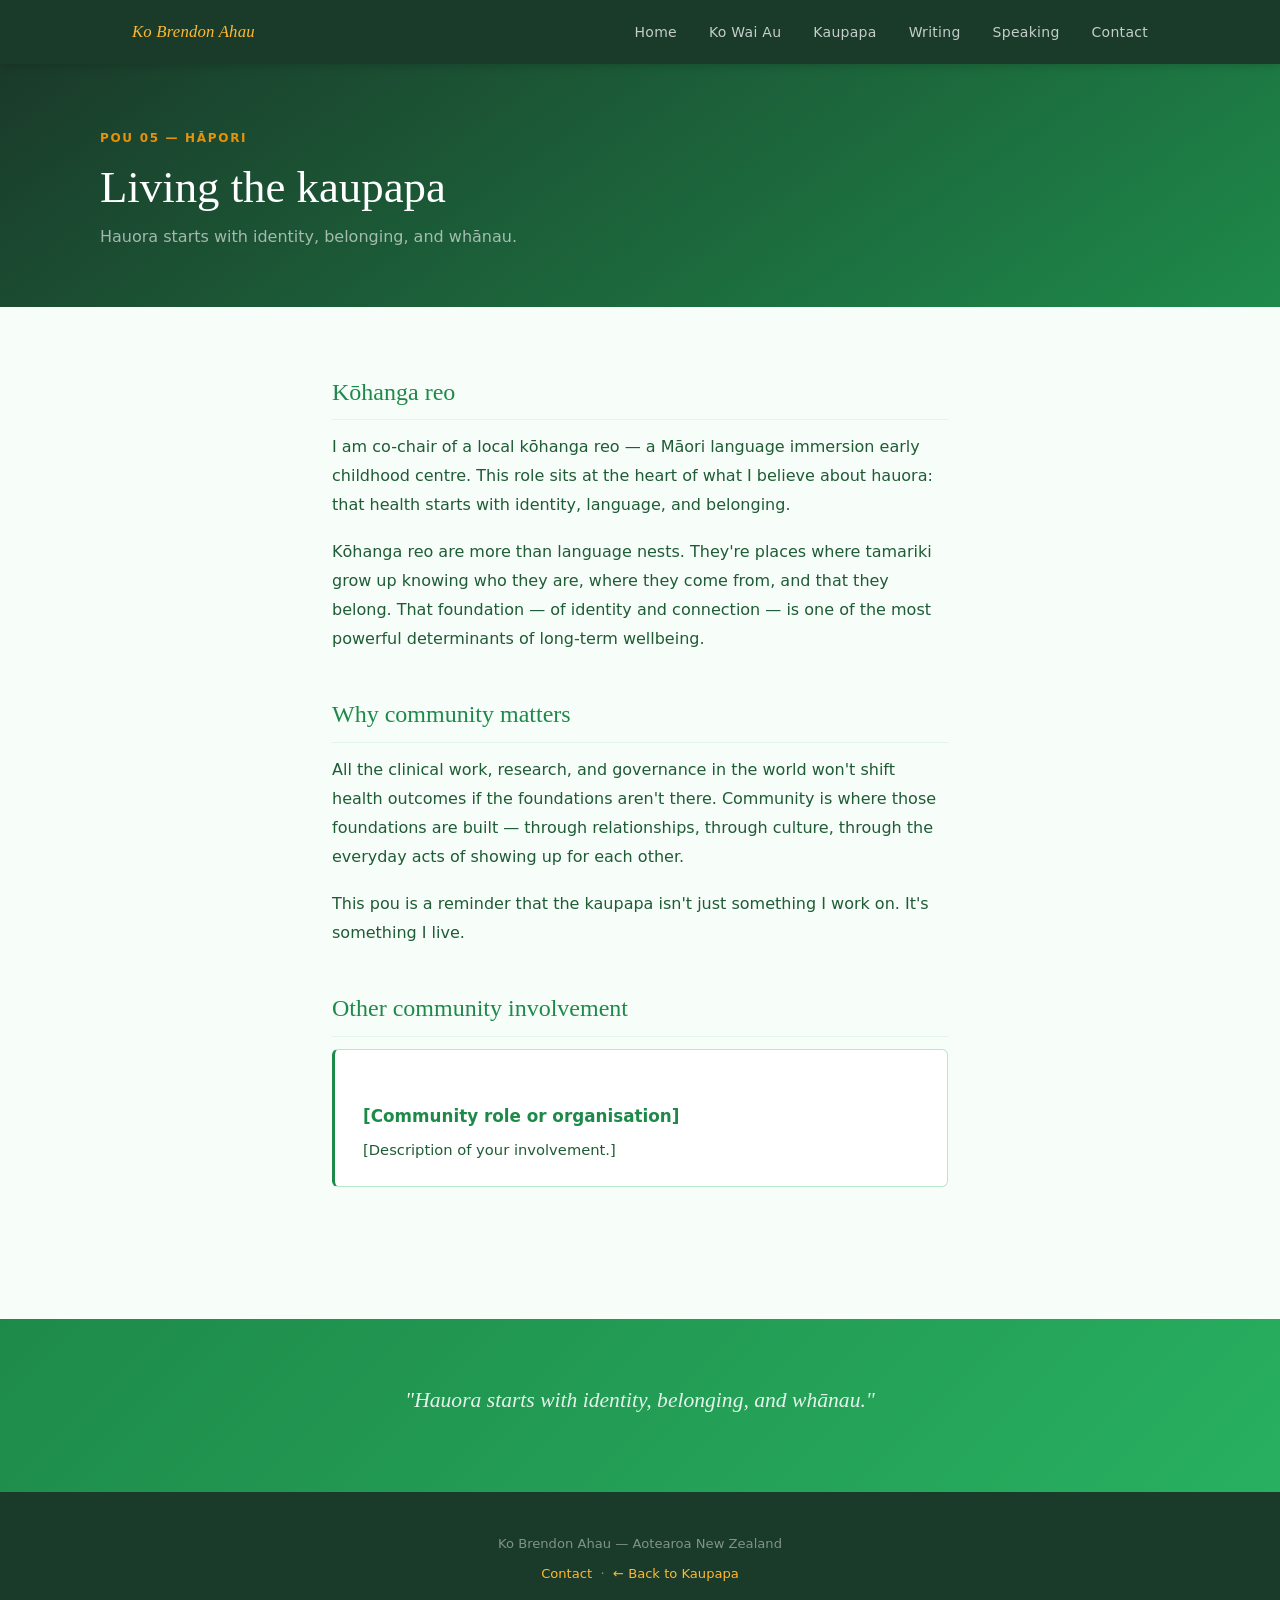
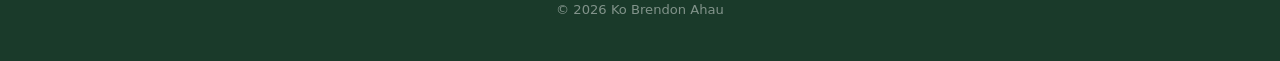
<file: pou/community.html>
<!DOCTYPE html>
<html lang="en">
<head>
  <meta charset="UTF-8" />
  <meta name="viewport" content="width=device-width, initial-scale=1.0" />
  <title>Community — Ko Brendon Ahau</title>
  <meta name="description" content="Living the kaupapa — kōhanga reo, language, and community connection." />
  <link rel="stylesheet" href="../css/style.css" />
</head>
<body>

<header class="site-header">
  <div class="header-inner">
    <a href="../index.html" class="site-logo">Ko Brendon Ahau</a>
    <button class="nav-toggle" aria-label="Open menu">
      <span></span><span></span><span></span>
    </button>
    <nav class="site-nav">
      <ul>
        <li><a href="../index.html">Home</a></li>
        <li><a href="../ko-wai-au.html">Ko Wai Au</a></li>
        <li><a href="../kaupapa.html">Kaupapa</a></li>
        <li><a href="../writing.html">Writing</a></li>
        <li><a href="../speaking.html">Speaking</a></li>
        <li><a href="../contact.html">Contact</a></li>
      </ul>
    </nav>
  </div>
</header>

<div class="page-hero">
  <div class="page-hero-inner">
    <span class="label">Pou 05 — Hāpori</span>
    <h1>Living the kaupapa</h1>
    <p class="sub">Hauora starts with identity, belonging, and whānau.</p>
  </div>
</div>

<main class="page-body">
  <div class="wrap-text">
    <div class="prose">

      <h2>Kōhanga reo</h2>
      <p>I am co-chair of a local kōhanga reo — a Māori language immersion early childhood centre. This role sits at the heart of what I believe about hauora: that health starts with identity, language, and belonging.</p>
      <p>Kōhanga reo are more than language nests. They're places where tamariki grow up knowing who they are, where they come from, and that they belong. That foundation — of identity and connection — is one of the most powerful determinants of long-term wellbeing.</p>

      <h2>Why community matters</h2>
      <p>All the clinical work, research, and governance in the world won't shift health outcomes if the foundations aren't there. Community is where those foundations are built — through relationships, through culture, through the everyday acts of showing up for each other.</p>
      <p>This pou is a reminder that the kaupapa isn't just something I work on. It's something I live.</p>

      <h2>Other community involvement</h2>
      <!-- EDIT: Add other community roles or involvement here -->
      <div class="org-card">
        <h3>[Community role or organisation]</h3>
        <p>[Description of your involvement.]</p>
      </div>

    </div>
  </div>
</main>

<div class="kaupapa-band">
  <div class="wrap">
    <p>"Hauora starts with identity, belonging, and whānau."</p>
  </div>
</div>

<footer class="site-footer">
  <p>Ko Brendon Ahau — Aotearoa New Zealand</p>
  <p style="margin-top:0.4rem;"><a href="../contact.html">Contact</a> &nbsp;·&nbsp; <a href="../kaupapa.html">← Back to Kaupapa</a></p>
  <p style="margin-top:0.75rem;">&copy; <span id="yr"></span> Ko Brendon Ahau</p>
  <script>document.getElementById('yr').textContent=new Date().getFullYear();</script>
</footer>

<script src="../js/main.js"></script>
</body>
</html>
</file>
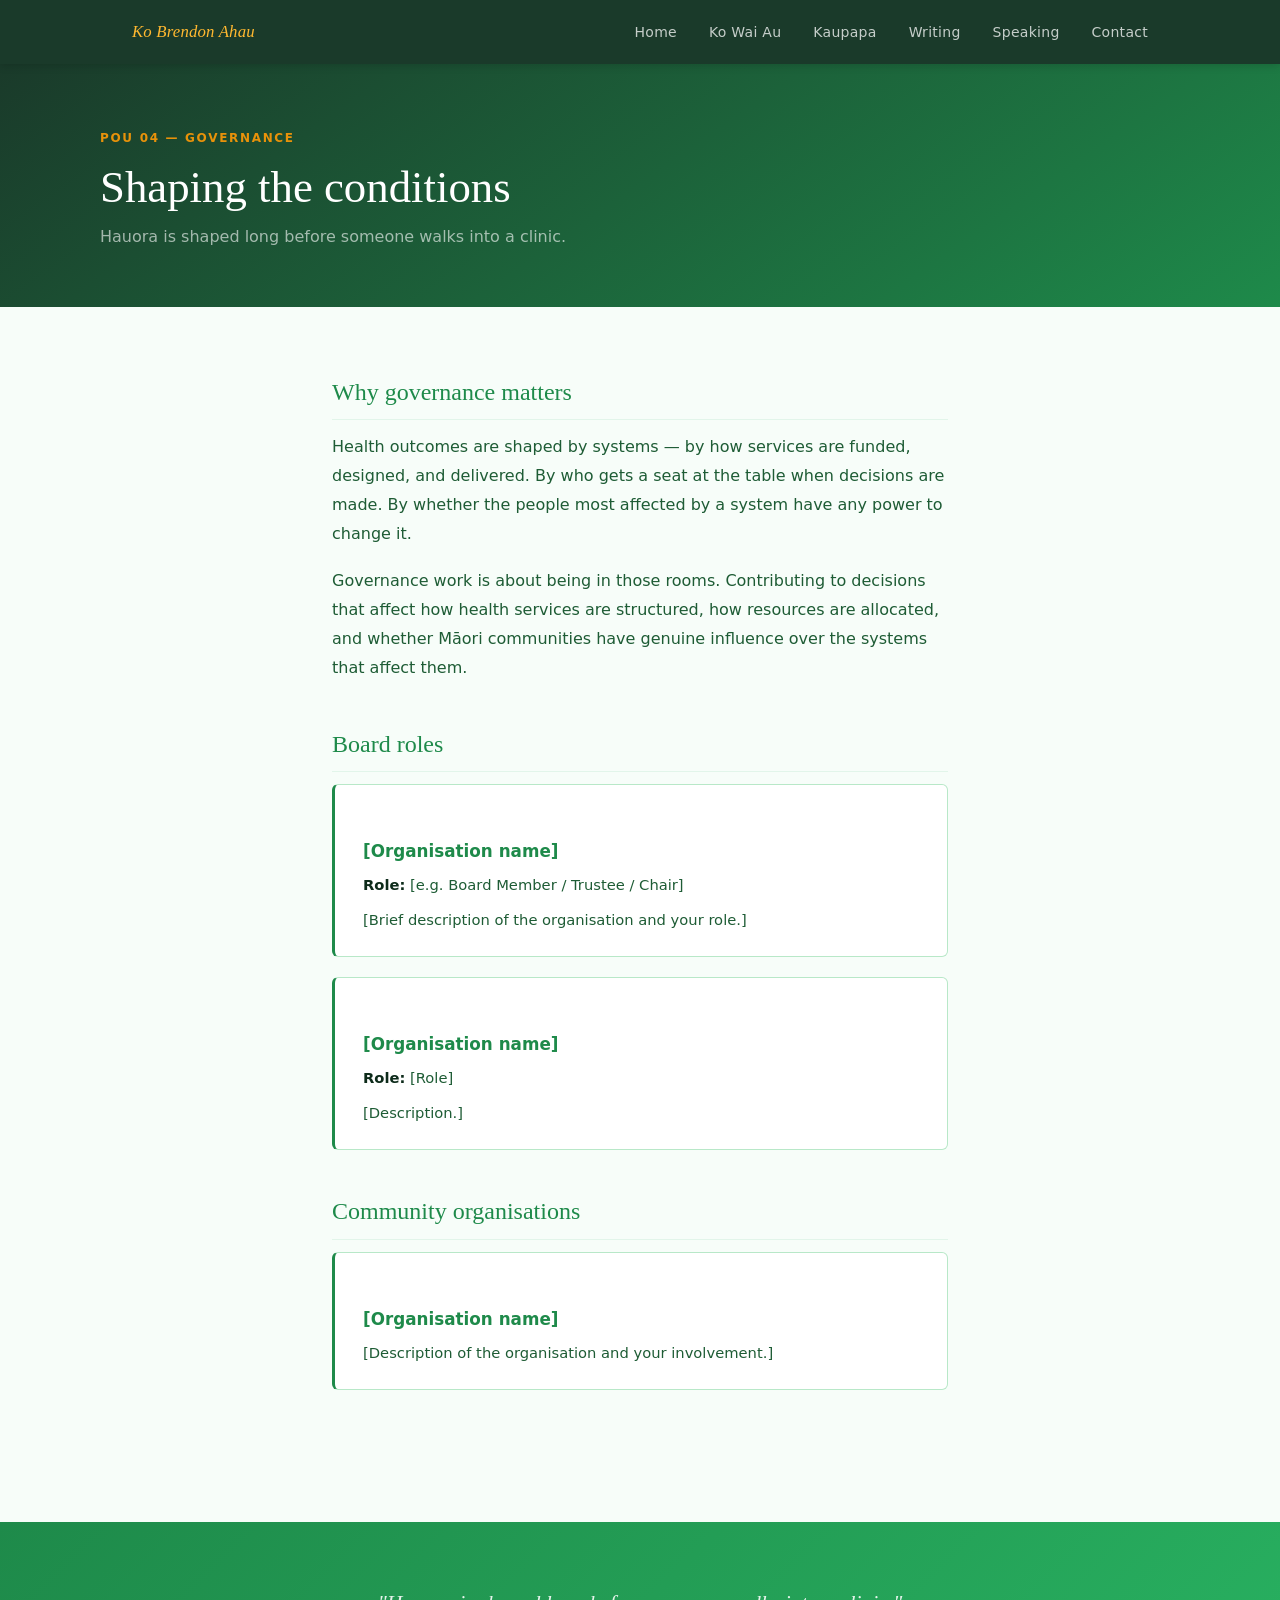
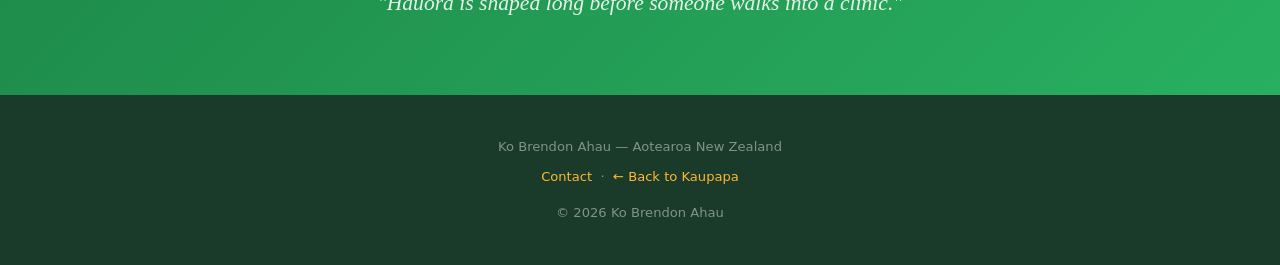
<file: pou/governance.html>
<!DOCTYPE html>
<html lang="en">
<head>
  <meta charset="UTF-8" />
  <meta name="viewport" content="width=device-width, initial-scale=1.0" />
  <title>Governance — Ko Brendon Ahau</title>
  <meta name="description" content="Working at the systems level — shaping the conditions that shape health." />
  <link rel="stylesheet" href="../css/style.css" />
</head>
<body>

<header class="site-header">
  <div class="header-inner">
    <a href="../index.html" class="site-logo">Ko Brendon Ahau</a>
    <button class="nav-toggle" aria-label="Open menu">
      <span></span><span></span><span></span>
    </button>
    <nav class="site-nav">
      <ul>
        <li><a href="../index.html">Home</a></li>
        <li><a href="../ko-wai-au.html">Ko Wai Au</a></li>
        <li><a href="../kaupapa.html">Kaupapa</a></li>
        <li><a href="../writing.html">Writing</a></li>
        <li><a href="../speaking.html">Speaking</a></li>
        <li><a href="../contact.html">Contact</a></li>
      </ul>
    </nav>
  </div>
</header>

<div class="page-hero">
  <div class="page-hero-inner">
    <span class="label">Pou 04 — Governance</span>
    <h1>Shaping the conditions</h1>
    <p class="sub">Hauora is shaped long before someone walks into a clinic.</p>
  </div>
</div>

<main class="page-body">
  <div class="wrap-text">
    <div class="prose">

      <h2>Why governance matters</h2>
      <p>Health outcomes are shaped by systems — by how services are funded, designed, and delivered. By who gets a seat at the table when decisions are made. By whether the people most affected by a system have any power to change it.</p>
      <p>Governance work is about being in those rooms. Contributing to decisions that affect how health services are structured, how resources are allocated, and whether Māori communities have genuine influence over the systems that affect them.</p>

      <h2>Board roles</h2>
      <!-- EDIT: Add your board roles here -->
      <div class="org-card">
        <h3>[Organisation name]</h3>
        <p><strong>Role:</strong> [e.g. Board Member / Trustee / Chair]</p>
        <p>[Brief description of the organisation and your role.]</p>
      </div>
      <div class="org-card">
        <h3>[Organisation name]</h3>
        <p><strong>Role:</strong> [Role]</p>
        <p>[Description.]</p>
      </div>

      <h2>Community organisations</h2>
      <!-- EDIT: Add community organisations here -->
      <div class="org-card">
        <h3>[Organisation name]</h3>
        <p>[Description of the organisation and your involvement.]</p>
      </div>

    </div>
  </div>
</main>

<div class="kaupapa-band">
  <div class="wrap">
    <p>"Hauora is shaped long before someone walks into a clinic."</p>
  </div>
</div>

<footer class="site-footer">
  <p>Ko Brendon Ahau — Aotearoa New Zealand</p>
  <p style="margin-top:0.4rem;"><a href="../contact.html">Contact</a> &nbsp;·&nbsp; <a href="../kaupapa.html">← Back to Kaupapa</a></p>
  <p style="margin-top:0.75rem;">&copy; <span id="yr"></span> Ko Brendon Ahau</p>
  <script>document.getElementById('yr').textContent=new Date().getFullYear();</script>
</footer>

<script src="../js/main.js"></script>
</body>
</html>
</file>
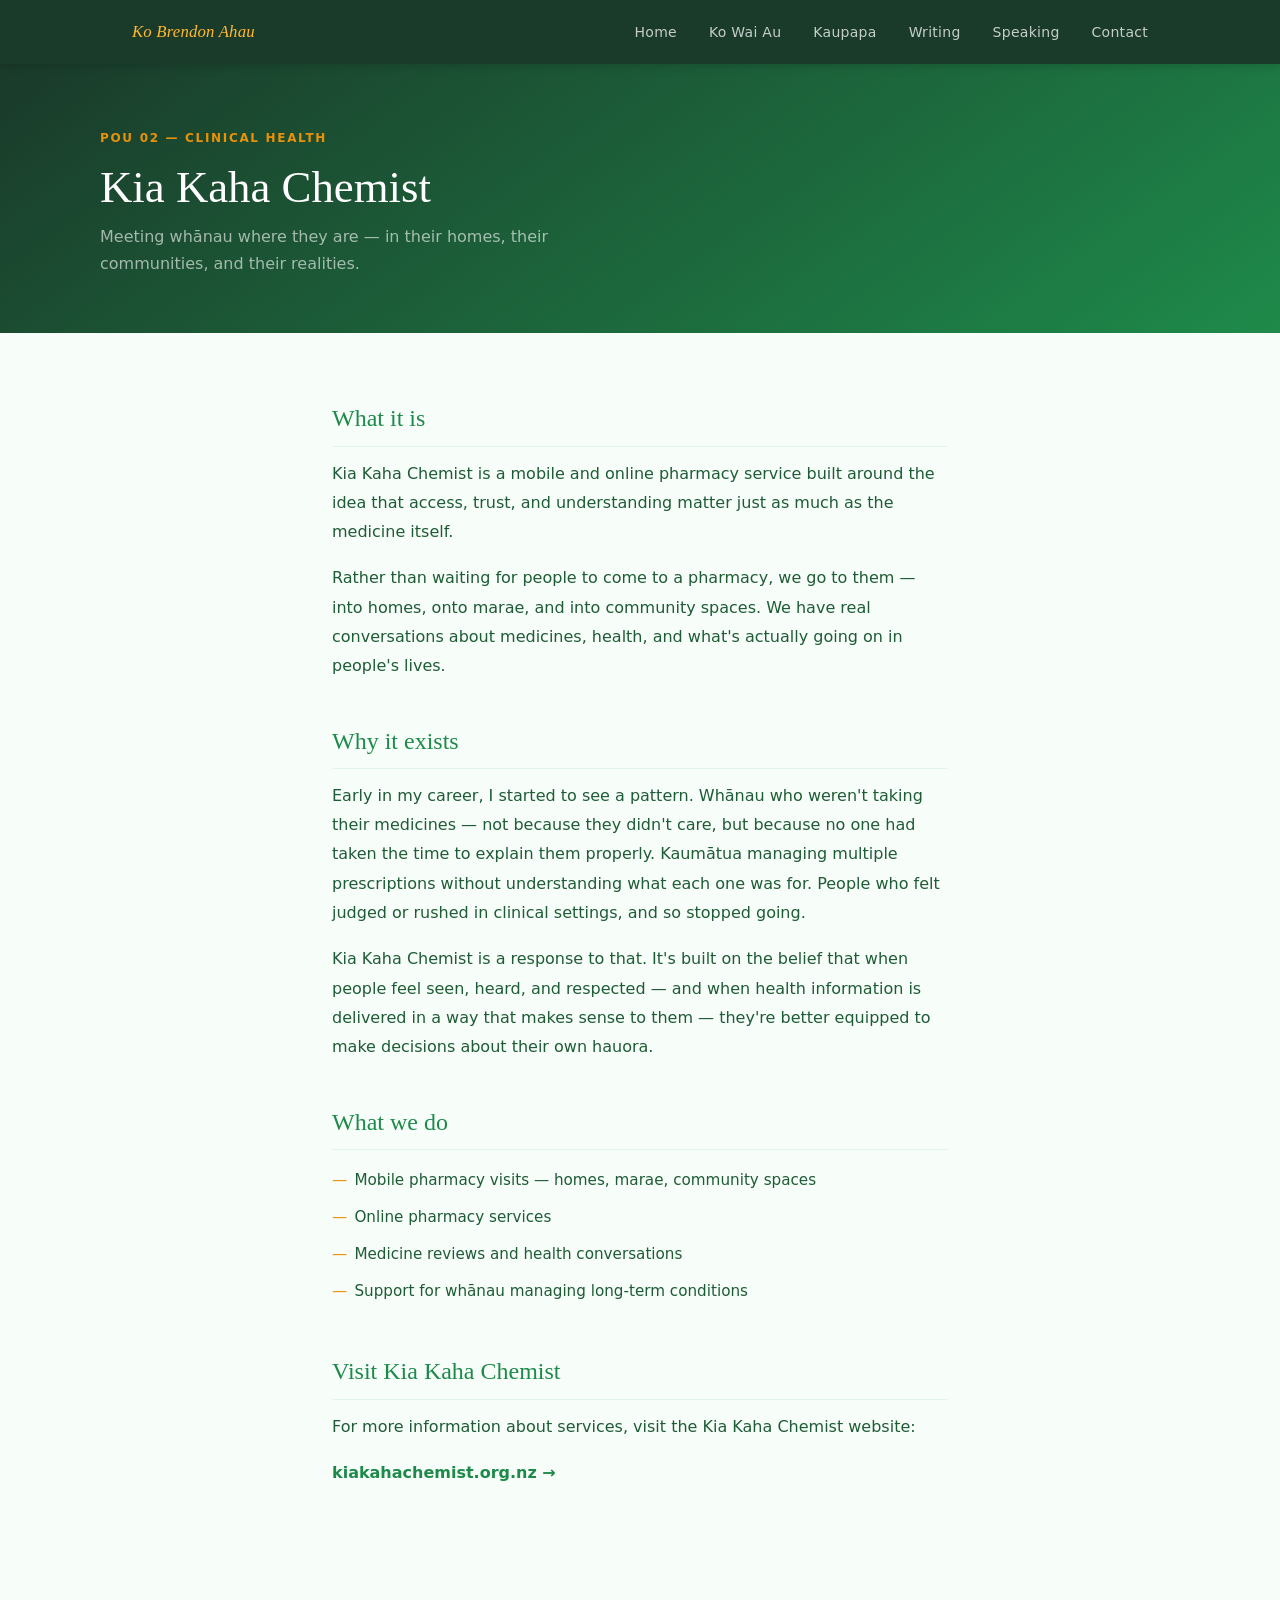
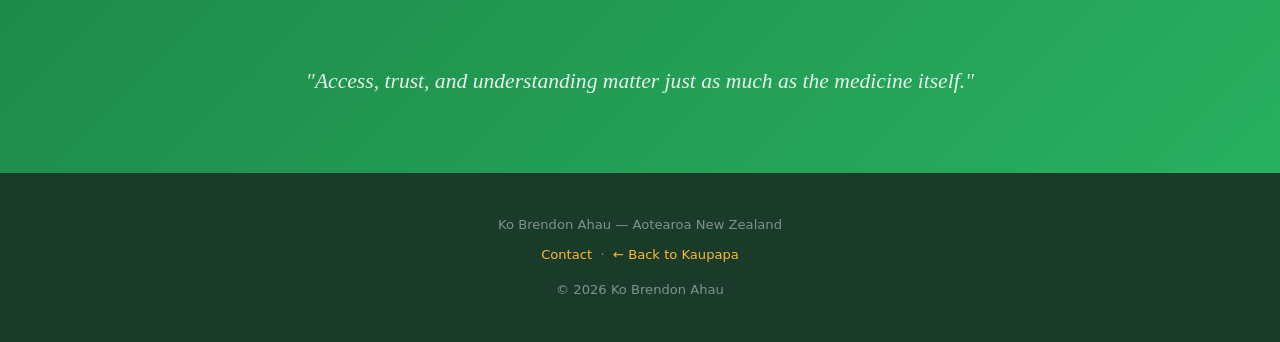
<file: pou/kia-kaha-chemist.html>
<!DOCTYPE html>
<html lang="en">
<head>
  <meta charset="UTF-8" />
  <meta name="viewport" content="width=device-width, initial-scale=1.0" />
  <title>Kia Kaha Chemist — Ko Brendon Ahau</title>
  <meta name="description" content="A mobile and online pharmacy service meeting whānau where they are." />
  <link rel="stylesheet" href="../css/style.css" />
</head>
<body>

<header class="site-header">
  <div class="header-inner">
    <a href="../index.html" class="site-logo">Ko Brendon Ahau</a>
    <button class="nav-toggle" aria-label="Open menu">
      <span></span><span></span><span></span>
    </button>
    <nav class="site-nav">
      <ul>
        <li><a href="../index.html">Home</a></li>
        <li><a href="../ko-wai-au.html">Ko Wai Au</a></li>
        <li><a href="../kaupapa.html">Kaupapa</a></li>
        <li><a href="../writing.html">Writing</a></li>
        <li><a href="../speaking.html">Speaking</a></li>
        <li><a href="../contact.html">Contact</a></li>
      </ul>
    </nav>
  </div>
</header>

<div class="page-hero">
  <div class="page-hero-inner">
    <span class="label">Pou 02 — Clinical Health</span>
    <h1>Kia Kaha Chemist</h1>
    <p class="sub">Meeting whānau where they are — in their homes, their communities, and their realities.</p>
  </div>
</div>

<main class="page-body">
  <div class="wrap-text">
    <div class="prose">

      <h2>What it is</h2>
      <p>Kia Kaha Chemist is a mobile and online pharmacy service built around the idea that access, trust, and understanding matter just as much as the medicine itself.</p>
      <p>Rather than waiting for people to come to a pharmacy, we go to them — into homes, onto marae, and into community spaces. We have real conversations about medicines, health, and what's actually going on in people's lives.</p>

      <h2>Why it exists</h2>
      <p>Early in my career, I started to see a pattern. Whānau who weren't taking their medicines — not because they didn't care, but because no one had taken the time to explain them properly. Kaumātua managing multiple prescriptions without understanding what each one was for. People who felt judged or rushed in clinical settings, and so stopped going.</p>
      <p>Kia Kaha Chemist is a response to that. It's built on the belief that when people feel seen, heard, and respected — and when health information is delivered in a way that makes sense to them — they're better equipped to make decisions about their own hauora.</p>

      <h2>What we do</h2>
      <ul>
        <li>Mobile pharmacy visits — homes, marae, community spaces</li>
        <li>Online pharmacy services</li>
        <li>Medicine reviews and health conversations</li>
        <li>Support for whānau managing long-term conditions</li>
      </ul>

      <h2>Visit Kia Kaha Chemist</h2>
      <p>For more information about services, visit the Kia Kaha Chemist website:</p>
      <p><a href="https://www.kiakahachemist.org.nz" target="_blank" rel="noopener" style="font-weight:600;">kiakahachemist.org.nz →</a></p>

    </div>
  </div>
</main>

<div class="kaupapa-band">
  <div class="wrap">
    <p>"Access, trust, and understanding matter just as much as the medicine itself."</p>
  </div>
</div>

<footer class="site-footer">
  <p>Ko Brendon Ahau — Aotearoa New Zealand</p>
  <p style="margin-top:0.4rem;"><a href="../contact.html">Contact</a> &nbsp;·&nbsp; <a href="../kaupapa.html">← Back to Kaupapa</a></p>
  <p style="margin-top:0.75rem;">&copy; <span id="yr"></span> Ko Brendon Ahau</p>
  <script>document.getElementById('yr').textContent=new Date().getFullYear();</script>
</footer>

<script src="../js/main.js"></script>
</body>
</html>
</file>
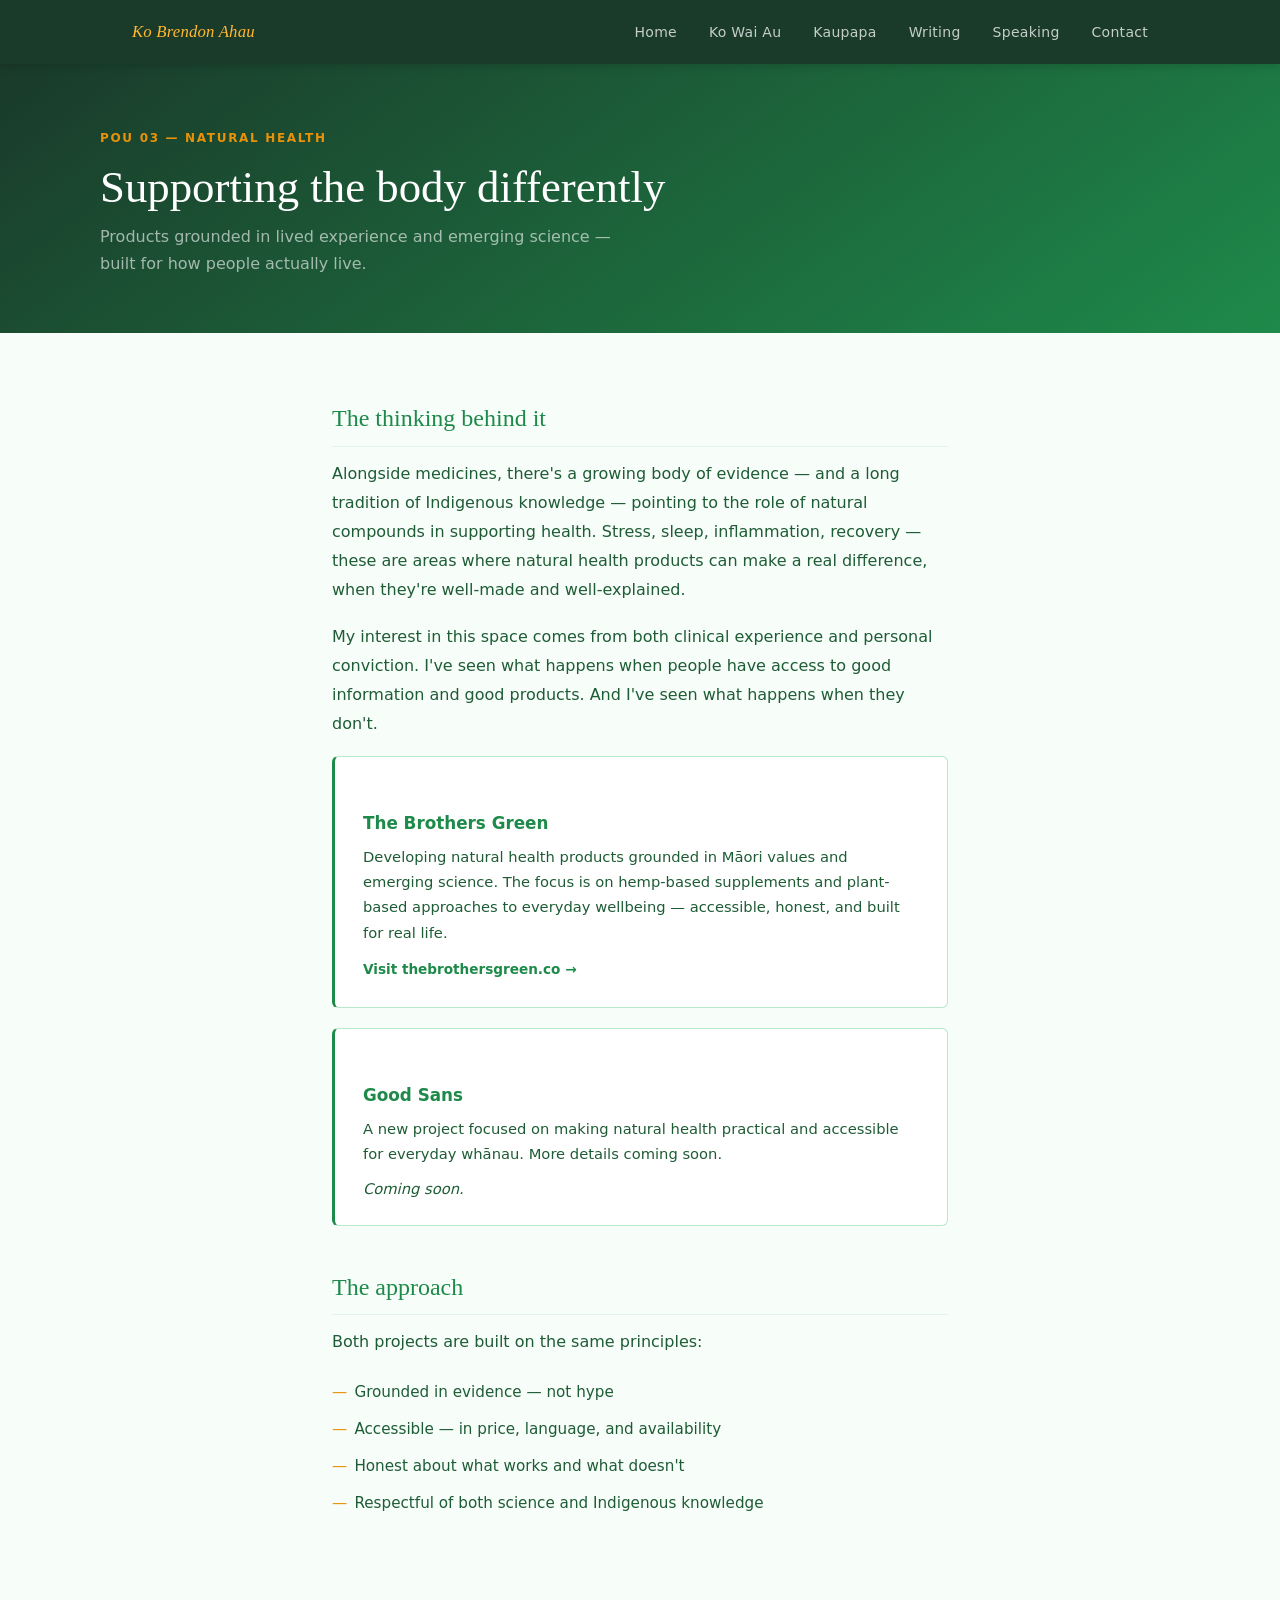
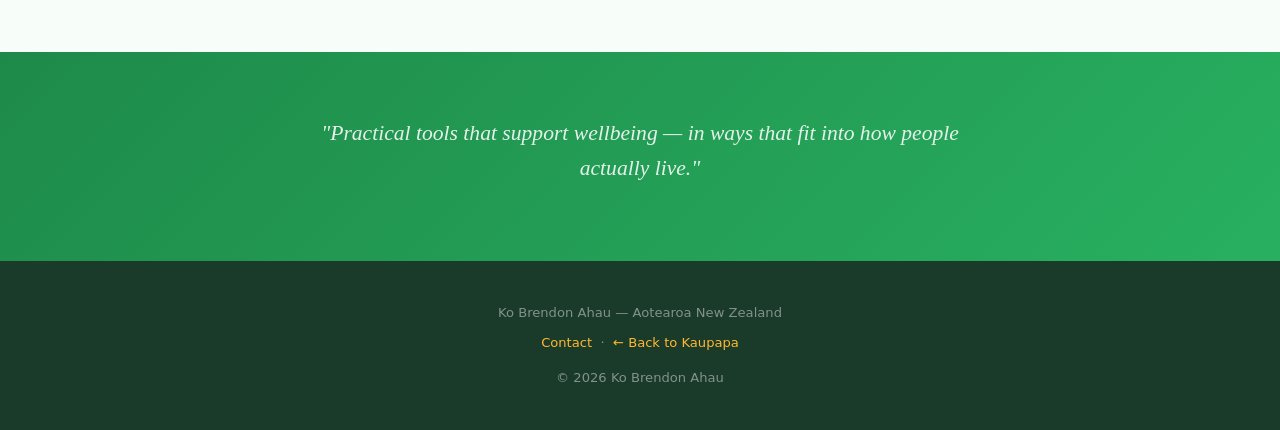
<file: pou/natural-health.html>
<!DOCTYPE html>
<html lang="en">
<head>
  <meta charset="UTF-8" />
  <meta name="viewport" content="width=device-width, initial-scale=1.0" />
  <title>Natural Health — Ko Brendon Ahau</title>
  <meta name="description" content="The Brothers Green and Good Sans — natural health products grounded in lived experience." />
  <link rel="stylesheet" href="../css/style.css" />
</head>
<body>

<header class="site-header">
  <div class="header-inner">
    <a href="../index.html" class="site-logo">Ko Brendon Ahau</a>
    <button class="nav-toggle" aria-label="Open menu">
      <span></span><span></span><span></span>
    </button>
    <nav class="site-nav">
      <ul>
        <li><a href="../index.html">Home</a></li>
        <li><a href="../ko-wai-au.html">Ko Wai Au</a></li>
        <li><a href="../kaupapa.html">Kaupapa</a></li>
        <li><a href="../writing.html">Writing</a></li>
        <li><a href="../speaking.html">Speaking</a></li>
        <li><a href="../contact.html">Contact</a></li>
      </ul>
    </nav>
  </div>
</header>

<div class="page-hero">
  <div class="page-hero-inner">
    <span class="label">Pou 03 — Natural Health</span>
    <h1>Supporting the body differently</h1>
    <p class="sub">Products grounded in lived experience and emerging science — built for how people actually live.</p>
  </div>
</div>

<main class="page-body">
  <div class="wrap-text">
    <div class="prose">

      <h2>The thinking behind it</h2>
      <p>Alongside medicines, there's a growing body of evidence — and a long tradition of Indigenous knowledge — pointing to the role of natural compounds in supporting health. Stress, sleep, inflammation, recovery — these are areas where natural health products can make a real difference, when they're well-made and well-explained.</p>
      <p>My interest in this space comes from both clinical experience and personal conviction. I've seen what happens when people have access to good information and good products. And I've seen what happens when they don't.</p>

      <div class="org-card">
        <h3>The Brothers Green</h3>
        <p>Developing natural health products grounded in Māori values and emerging science. The focus is on hemp-based supplements and plant-based approaches to everyday wellbeing — accessible, honest, and built for real life.</p>
        <a href="https://www.thebrothersgreen.co" target="_blank" rel="noopener">Visit thebrothersgreen.co →</a>
      </div>

      <div class="org-card">
        <h3>Good Sans</h3>
        <p>A new project focused on making natural health practical and accessible for everyday whānau. More details coming soon.</p>
        <p><em>Coming soon.</em></p>
      </div>

      <h2>The approach</h2>
      <p>Both projects are built on the same principles:</p>
      <ul>
        <li>Grounded in evidence — not hype</li>
        <li>Accessible — in price, language, and availability</li>
        <li>Honest about what works and what doesn't</li>
        <li>Respectful of both science and Indigenous knowledge</li>
      </ul>

    </div>
  </div>
</main>

<div class="kaupapa-band">
  <div class="wrap">
    <p>"Practical tools that support wellbeing — in ways that fit into how people actually live."</p>
  </div>
</div>

<footer class="site-footer">
  <p>Ko Brendon Ahau — Aotearoa New Zealand</p>
  <p style="margin-top:0.4rem;"><a href="../contact.html">Contact</a> &nbsp;·&nbsp; <a href="../kaupapa.html">← Back to Kaupapa</a></p>
  <p style="margin-top:0.75rem;">&copy; <span id="yr"></span> Ko Brendon Ahau</p>
  <script>document.getElementById('yr').textContent=new Date().getFullYear();</script>
</footer>

<script src="../js/main.js"></script>
</body>
</html>
</file>
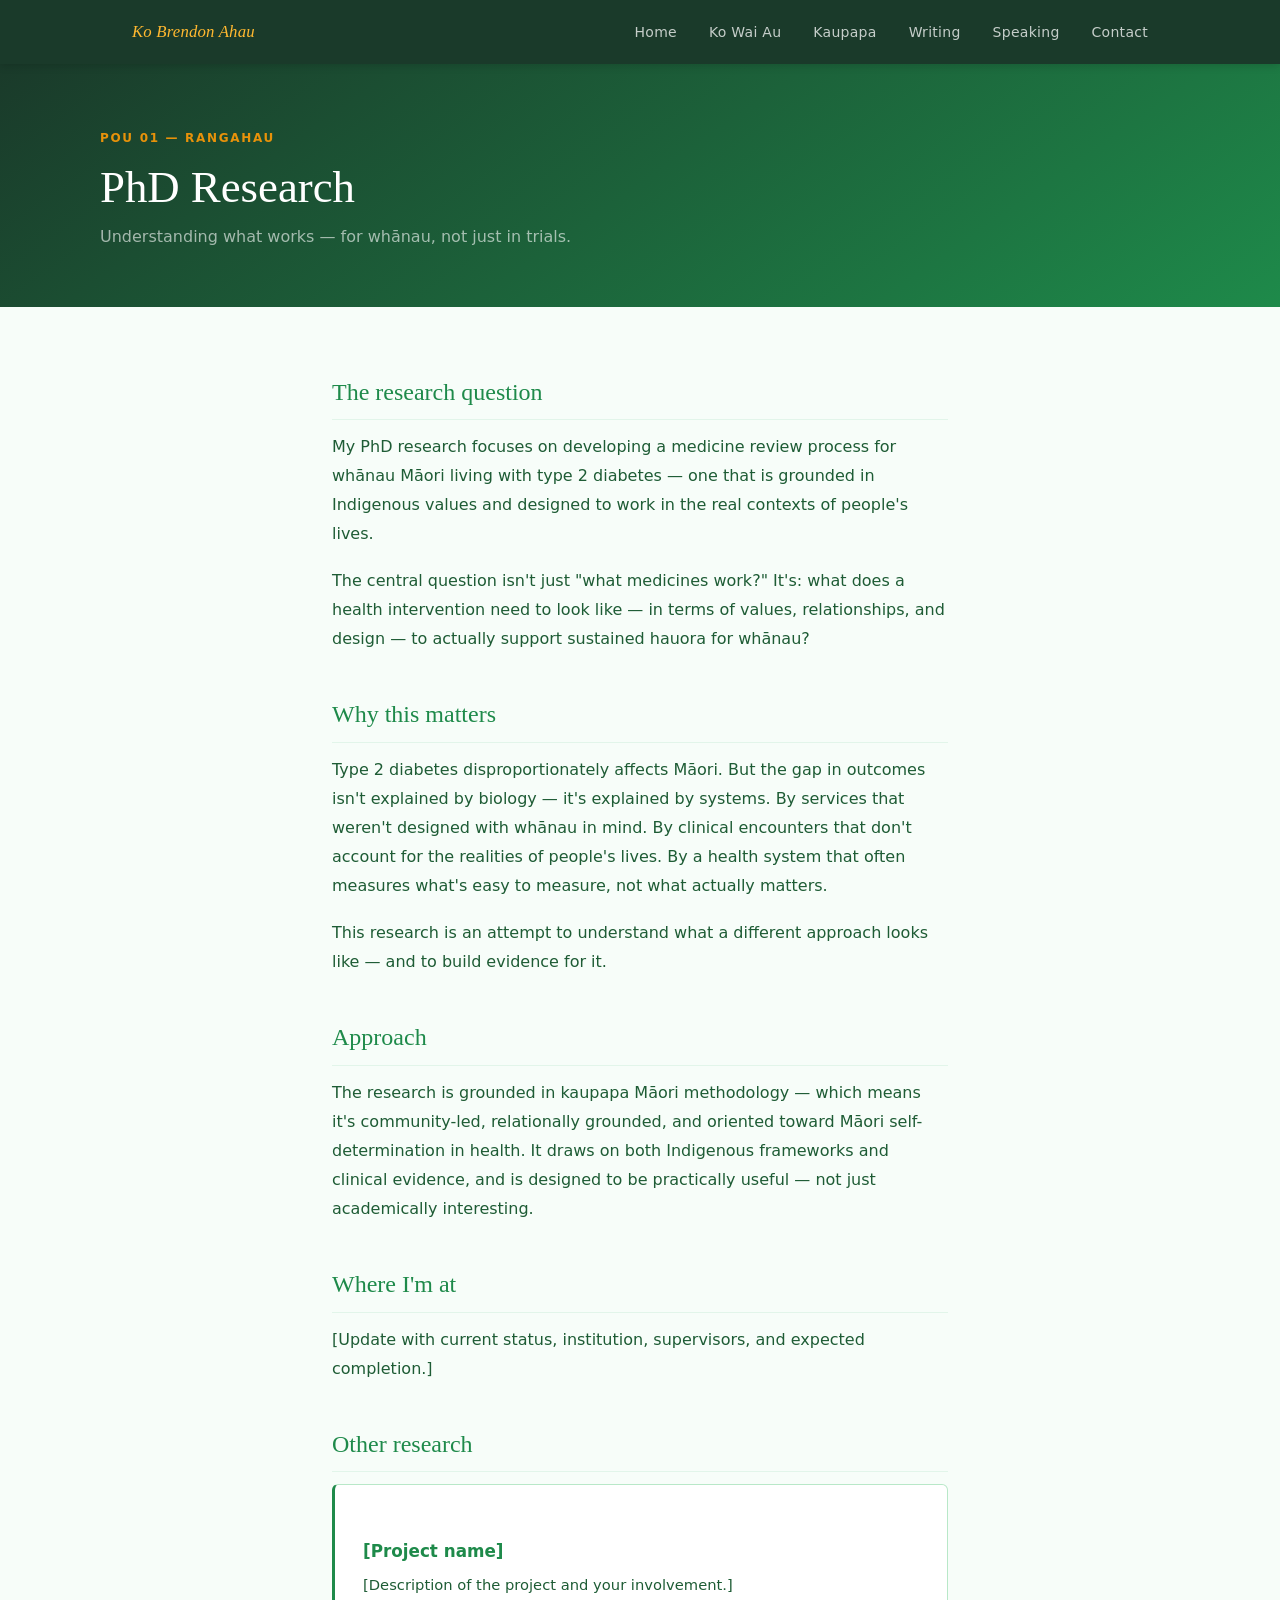
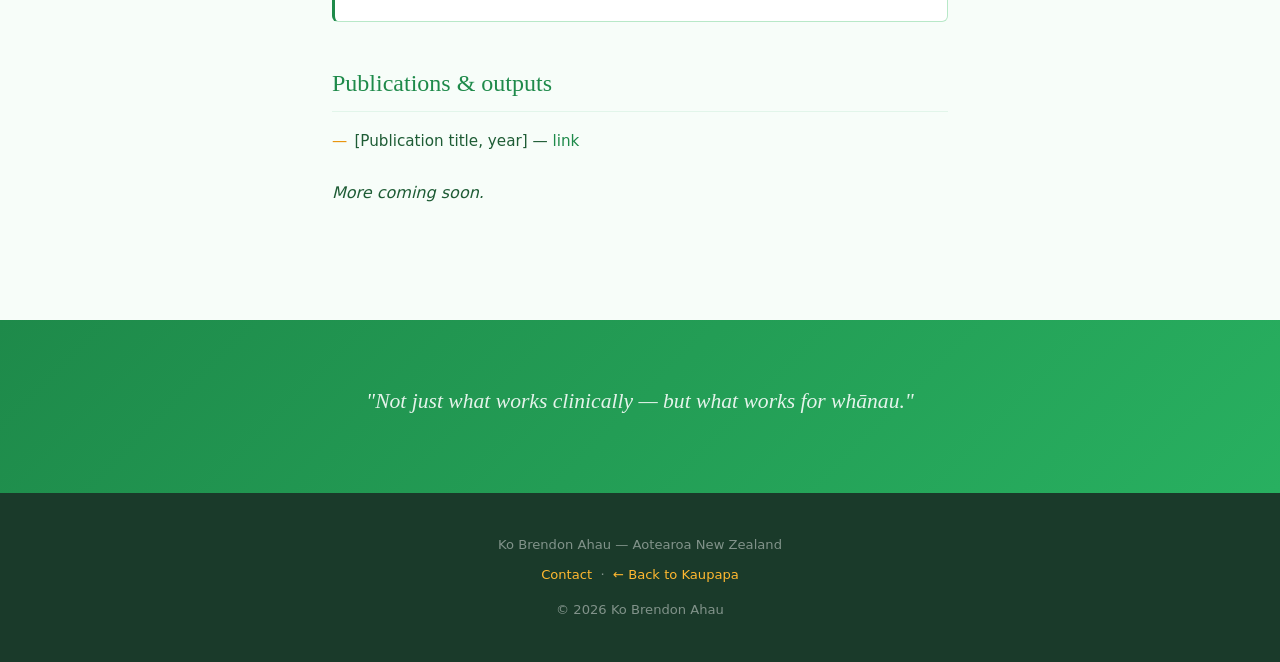
<file: pou/research.html>
<!DOCTYPE html>
<html lang="en">
<head>
  <meta charset="UTF-8" />
  <meta name="viewport" content="width=device-width, initial-scale=1.0" />
  <title>PhD Research — Ko Brendon Ahau</title>
  <meta name="description" content="Exploring Indigenous models of diabetes care — PhD research grounded in kaupapa Māori." />
  <link rel="stylesheet" href="../css/style.css" />
</head>
<body>

<header class="site-header">
  <div class="header-inner">
    <a href="../index.html" class="site-logo">Ko Brendon Ahau</a>
    <button class="nav-toggle" aria-label="Open menu">
      <span></span><span></span><span></span>
    </button>
    <nav class="site-nav">
      <ul>
        <li><a href="../index.html">Home</a></li>
        <li><a href="../ko-wai-au.html">Ko Wai Au</a></li>
        <li><a href="../kaupapa.html">Kaupapa</a></li>
        <li><a href="../writing.html">Writing</a></li>
        <li><a href="../speaking.html">Speaking</a></li>
        <li><a href="../contact.html">Contact</a></li>
      </ul>
    </nav>
  </div>
</header>

<div class="page-hero">
  <div class="page-hero-inner">
    <span class="label">Pou 01 — Rangahau</span>
    <h1>PhD Research</h1>
    <p class="sub">Understanding what works — for whānau, not just in trials.</p>
  </div>
</div>

<main class="page-body">
  <div class="wrap-text">
    <div class="prose">

      <h2>The research question</h2>
      <p>My PhD research focuses on developing a medicine review process for whānau Māori living with type 2 diabetes — one that is grounded in Indigenous values and designed to work in the real contexts of people's lives.</p>
      <p>The central question isn't just "what medicines work?" It's: what does a health intervention need to look like — in terms of values, relationships, and design — to actually support sustained hauora for whānau?</p>

      <h2>Why this matters</h2>
      <p>Type 2 diabetes disproportionately affects Māori. But the gap in outcomes isn't explained by biology — it's explained by systems. By services that weren't designed with whānau in mind. By clinical encounters that don't account for the realities of people's lives. By a health system that often measures what's easy to measure, not what actually matters.</p>
      <p>This research is an attempt to understand what a different approach looks like — and to build evidence for it.</p>

      <h2>Approach</h2>
      <p>The research is grounded in kaupapa Māori methodology — which means it's community-led, relationally grounded, and oriented toward Māori self-determination in health. It draws on both Indigenous frameworks and clinical evidence, and is designed to be practically useful — not just academically interesting.</p>

      <h2>Where I'm at</h2>
      <!-- EDIT: Update with current PhD status, institution, supervisors -->
      <p>[Update with current status, institution, supervisors, and expected completion.]</p>

      <h2>Other research</h2>
      <!-- EDIT: Add other research projects here -->
      <div class="org-card">
        <h3>[Project name]</h3>
        <p>[Description of the project and your involvement.]</p>
      </div>

      <h2>Publications & outputs</h2>
      <!-- EDIT: Add publications and outputs -->
      <ul>
        <li>[Publication title, year] — <a href="#">link</a></li>
      </ul>
      <p><em>More coming soon.</em></p>

    </div>
  </div>
</main>

<div class="kaupapa-band">
  <div class="wrap">
    <p>"Not just what works clinically — but what works for whānau."</p>
  </div>
</div>

<footer class="site-footer">
  <p>Ko Brendon Ahau — Aotearoa New Zealand</p>
  <p style="margin-top:0.4rem;"><a href="../contact.html">Contact</a> &nbsp;·&nbsp; <a href="../kaupapa.html">← Back to Kaupapa</a></p>
  <p style="margin-top:0.75rem;">&copy; <span id="yr"></span> Ko Brendon Ahau</p>
  <script>document.getElementById('yr').textContent=new Date().getFullYear();</script>
</footer>

<script src="../js/main.js"></script>
</body>
</html>
</file>
<file: css/style.css>
/* ============================================
   KO BRENDON AHAU — Design System
   ============================================ */

/* --- Reset --- */
*, *::before, *::after { box-sizing: border-box; margin: 0; padding: 0; }

/* --- Tokens --- */
:root {
  /* Dark anchors — used sparingly for nav/footer */
  --soil:       #1a3a2a;
  --bark:       #2d5a3d;

  /* Greens — much brighter */
  --moss:       #1e8a4a;
  --fern:       #28b060;
  --leaf:       #4dd17a;

  /* Warm backgrounds */
  --mist:       #f0faf4;
  --stone:      #e2f5ea;
  --cream:      #f7fdf9;

  /* Accent — warm gold/amber */
  --gold:       #e8920a;
  --gold-light: #ffb830;

  /* Text */
  --text:       #0d2b1a;
  --text-mid:   #1e5c35;
  --text-soft:  #4a8060;

  /* UI */
  --border:     #b8e8c8;
  --white:      #ffffff;

  --font-serif: 'Georgia', 'Times New Roman', serif;
  --font-sans:  system-ui, -apple-system, 'Helvetica Neue', Arial, sans-serif;

  --space-xs:   0.5rem;
  --space-sm:   1rem;
  --space-md:   2rem;
  --space-lg:   4rem;
  --space-xl:   7rem;

  --radius:     6px;
  --radius-md:  12px;
  --radius-lg:  20px;

  --shadow:     0 2px 14px rgba(30,138,74,0.10);
  --shadow-md:  0 6px 32px rgba(30,138,74,0.16);

  --max:        1080px;
  --max-text:   680px;
}

/* --- Base --- */
html { scroll-behavior: smooth; font-size: 16px; }

body {
  font-family: var(--font-sans);
  background: var(--cream);
  color: var(--text);
  line-height: 1.75;
  -webkit-font-smoothing: antialiased;
}

img { max-width: 100%; display: block; }
a { color: var(--moss); text-decoration: none; }
a:hover { text-decoration: underline; }

/* --- Layout --- */
.wrap { max-width: var(--max); margin: 0 auto; padding: 0 var(--space-md); }
.wrap-text { max-width: var(--max-text); margin: 0 auto; padding: 0 var(--space-md); }

/* ============================================
   HEADER
   ============================================ */
.site-header {
  background: var(--soil);
  position: sticky;
  top: 0;
  z-index: 100;
  box-shadow: 0 2px 8px rgba(0,0,0,0.15);
}

.header-inner {
  max-width: var(--max);
  margin: 0 auto;
  padding: 0 var(--space-md);
  display: flex;
  align-items: center;
  justify-content: space-between;
  height: 64px;
}

.site-logo {
  font-family: var(--font-serif);
  font-style: italic;
  font-size: 1.05rem;
  color: var(--gold-light);
  letter-spacing: 0.01em;
}
.site-logo:hover { text-decoration: none; opacity: 0.85; }

.site-nav ul {
  list-style: none;
  display: flex;
  gap: 2rem;
}

.site-nav a {
  font-size: 0.875rem;
  font-weight: 500;
  color: rgba(255,255,255,0.75);
  letter-spacing: 0.02em;
  transition: color 0.2s;
  padding-bottom: 2px;
  border-bottom: 1px solid transparent;
}
.site-nav a:hover,
.site-nav a.active {
  color: var(--gold-light);
  border-bottom-color: var(--gold-light);
  text-decoration: none;
}

.nav-toggle {
  display: none;
  background: none;
  border: none;
  cursor: pointer;
  padding: 4px;
  flex-direction: column;
  gap: 5px;
}
.nav-toggle span {
  display: block;
  width: 22px;
  height: 2px;
  background: rgba(255,255,255,0.8);
  transition: 0.3s;
}

/* ============================================
   HERO
   ============================================ */
.hero {
  background: linear-gradient(145deg, var(--soil) 0%, var(--moss) 60%, var(--fern) 100%);
  color: var(--white);
  padding: var(--space-xl) var(--space-md);
  position: relative;
  overflow: hidden;
}

/* Bright koru-inspired accent circle */
.hero::before {
  content: '';
  position: absolute;
  top: -100px;
  right: -100px;
  width: 480px;
  height: 480px;
  border-radius: 50%;
  border: 56px solid rgba(255,184,48,0.18);
  pointer-events: none;
}

.hero::after {
  content: '';
  position: absolute;
  bottom: -60px;
  left: -60px;
  width: 300px;
  height: 300px;
  border-radius: 50%;
  border: 40px solid rgba(77,209,122,0.15);
  pointer-events: none;
}

.hero-inner {
  max-width: var(--max);
  margin: 0 auto;
  position: relative;
  z-index: 1;
}

.hero-quote {
  font-family: var(--font-serif);
  font-size: clamp(1.6rem, 4vw, 2.6rem);
  font-weight: normal;
  font-style: italic;
  line-height: 1.35;
  color: var(--gold-light);
  max-width: 760px;
  margin-bottom: var(--space-sm);
}

.hero-quote-attr {
  font-size: 0.8rem;
  letter-spacing: 0.1em;
  text-transform: uppercase;
  color: rgba(255,255,255,0.55);
  margin-bottom: var(--space-lg);
}

.hero-sub {
  font-size: 1.15rem;
  color: rgba(255,255,255,0.88);
  max-width: 520px;
  line-height: 1.7;
  margin-bottom: var(--space-lg);
}

.hero-intro {
  display: flex;
  align-items: flex-start;
  gap: var(--space-md);
  padding-top: var(--space-md);
  border-top: 1px solid rgba(255,255,255,0.18);
}

.hero-intro-text h2 {
  font-family: var(--font-serif);
  font-size: 1.4rem;
  font-weight: normal;
  color: var(--white);
  margin-bottom: 0.4rem;
}

.hero-intro-text p {
  font-size: 0.95rem;
  color: rgba(255,255,255,0.78);
  line-height: 1.65;
  max-width: 480px;
}

/* ============================================
   BUTTONS
   ============================================ */
.btn {
  display: inline-block;
  padding: 0.7rem 1.75rem;
  border-radius: 100px;
  font-size: 0.9rem;
  font-weight: 600;
  letter-spacing: 0.02em;
  transition: all 0.22s;
  border: 2px solid transparent;
  cursor: pointer;
  font-family: var(--font-sans);
}

.btn-gold {
  background: var(--gold);
  color: var(--white);
  border-color: var(--gold);
}
.btn-gold:hover {
  background: var(--bark);
  border-color: var(--bark);
  text-decoration: none;
  transform: translateY(-2px);
  box-shadow: var(--shadow-md);
}

.btn-outline-light {
  background: transparent;
  color: rgba(255,255,255,0.85);
  border-color: rgba(255,255,255,0.35);
}
.btn-outline-light:hover {
  border-color: rgba(255,255,255,0.7);
  color: var(--white);
  text-decoration: none;
  transform: translateY(-2px);
}

.btn-moss {
  background: var(--moss);
  color: var(--white);
  border-color: var(--moss);
}
.btn-moss:hover {
  background: var(--soil);
  border-color: var(--soil);
  text-decoration: none;
  transform: translateY(-2px);
  box-shadow: var(--shadow-md);
}

/* ============================================
   5 POU SECTION
   ============================================ */
.pou-section {
  padding: var(--space-xl) 0;
  background: var(--cream);
}

.section-label {
  font-size: 0.75rem;
  font-weight: 700;
  letter-spacing: 0.14em;
  text-transform: uppercase;
  color: var(--fern);
  display: block;
  margin-bottom: 0.6rem;
}

.section-heading {
  font-family: var(--font-serif);
  font-size: clamp(1.6rem, 3.5vw, 2.2rem);
  font-weight: normal;
  color: var(--text);
  line-height: 1.25;
  margin-bottom: 0.75rem;
}

.section-lead {
  font-size: 1.05rem;
  color: var(--text-mid);
  max-width: 560px;
  line-height: 1.75;
  margin-bottom: var(--space-lg);
}

.pou-grid {
  display: grid;
  grid-template-columns: repeat(auto-fit, minmax(290px, 1fr));
  gap: 1.5rem;
}

.pou-card {
  background: var(--white);
  border: 1.5px solid var(--border);
  border-radius: var(--radius-md);
  padding: 1.75rem;
  display: flex;
  flex-direction: column;
  transition: transform 0.22s, box-shadow 0.22s, border-color 0.22s;
  text-decoration: none;
  color: inherit;
}
.pou-card:hover {
  transform: translateY(-5px);
  box-shadow: var(--shadow-md);
  border-color: var(--fern);
  text-decoration: none;
}

.pou-number {
  font-size: 0.72rem;
  font-weight: 700;
  letter-spacing: 0.12em;
  color: var(--gold);
  text-transform: uppercase;
  margin-bottom: 0.75rem;
}

.pou-card h3 {
  font-family: var(--font-serif);
  font-size: 1.15rem;
  font-weight: normal;
  color: var(--text);
  margin-bottom: 0.6rem;
  line-height: 1.3;
}

.pou-card p {
  font-size: 0.9rem;
  color: var(--text-soft);
  line-height: 1.7;
  flex: 1;
  margin-bottom: 1.25rem;
}

.pou-link {
  font-size: 0.82rem;
  font-weight: 700;
  color: var(--moss);
  display: inline-flex;
  align-items: center;
  gap: 0.25rem;
  transition: gap 0.2s;
}
.pou-card:hover .pou-link { gap: 0.5rem; color: var(--fern); }

/* ============================================
   CLOSING / KAUPAPA BAND
   ============================================ */
.kaupapa-band {
  background: linear-gradient(135deg, var(--moss) 0%, var(--fern) 100%);
  color: var(--white);
  padding: var(--space-lg) var(--space-md);
  text-align: center;
}

.kaupapa-band p {
  font-family: var(--font-serif);
  font-size: clamp(1rem, 2.5vw, 1.35rem);
  font-style: italic;
  color: rgba(255,255,255,0.88);
  max-width: 680px;
  margin: 0 auto 0.6rem;
  line-height: 1.65;
}

.kaupapa-band p + p {
  font-family: var(--font-sans);
  font-style: normal;
  font-size: 0.9rem;
  color: rgba(255,255,255,0.55);
  margin-top: 0.25rem;
}

/* ============================================
   PAGE HERO (inner pages)
   ============================================ */
.page-hero {
  background: linear-gradient(145deg, var(--soil) 0%, var(--moss) 100%);
  padding: 4rem var(--space-md) 3.5rem;
}

.page-hero-inner {
  max-width: var(--max);
  margin: 0 auto;
}

.page-hero .label {
  font-size: 0.75rem;
  font-weight: 700;
  letter-spacing: 0.14em;
  text-transform: uppercase;
  color: var(--gold);
  display: block;
  margin-bottom: 0.75rem;
}

.page-hero h1 {
  font-family: var(--font-serif);
  font-size: clamp(1.8rem, 4vw, 2.8rem);
  font-weight: normal;
  color: var(--white);
  line-height: 1.2;
  margin-bottom: 0.6rem;
}

.page-hero .sub {
  font-size: 1rem;
  color: rgba(255,255,255,0.6);
  max-width: 520px;
  line-height: 1.65;
}

/* ============================================
   PAGE CONTENT
   ============================================ */
.page-body {
  padding: var(--space-lg) 0 var(--space-xl);
}

.prose h2 {
  font-family: var(--font-serif);
  font-size: 1.5rem;
  font-weight: normal;
  color: var(--moss);
  margin: 2.5rem 0 0.75rem;
  padding-bottom: 0.4rem;
  border-bottom: 1px solid var(--stone);
}

.prose h2:first-child { margin-top: 0; }

.prose h3 {
  font-size: 1.05rem;
  font-weight: 700;
  color: var(--text);
  margin: 1.75rem 0 0.5rem;
}

.prose p {
  color: var(--text-mid);
  line-height: 1.82;
  margin-bottom: 1.1rem;
}

.prose p:last-child { margin-bottom: 0; }

.prose a { color: var(--moss); font-weight: 500; }

.prose ul {
  list-style: none;
  padding: 0;
  margin-bottom: 1.1rem;
}

.prose ul li {
  padding: 0.35rem 0 0.35rem 1.4rem;
  position: relative;
  color: var(--text-mid);
  font-size: 0.95rem;
  line-height: 1.7;
}

.prose ul li::before {
  content: '—';
  position: absolute;
  left: 0;
  color: var(--gold);
}

.prose strong { color: var(--text); }

/* Whakapapa block */
.whakapapa {
  background: var(--soil);
  color: rgba(255,255,255,0.85);
  border-radius: var(--radius-md);
  padding: 2rem 2.25rem;
  font-family: var(--font-serif);
  font-style: italic;
  line-height: 2.1;
  font-size: 1rem;
  margin-bottom: 2rem;
}

.whakapapa-footer {
  margin-top: 1.25rem;
  padding-top: 1rem;
  border-top: 1px solid rgba(255,255,255,0.15);
  font-style: normal;
  font-family: var(--font-sans);
  font-size: 0.8rem;
  color: var(--gold-light);
  letter-spacing: 0.06em;
  text-transform: uppercase;
}

/* Org card */
.org-card {
  background: var(--white);
  border: 1px solid var(--border);
  border-left: 3px solid var(--moss);
  border-radius: var(--radius);
  padding: 1.5rem 1.75rem;
  margin-bottom: 1.25rem;
  transition: box-shadow 0.2s;
}
.org-card:hover { box-shadow: var(--shadow); }
.org-card h3 { font-size: 1.05rem; color: var(--moss); margin-bottom: 0.35rem; }
.org-card p { font-size: 0.92rem; color: var(--text-mid); line-height: 1.72; margin-bottom: 0.6rem; }
.org-card p:last-child { margin-bottom: 0; }
.org-card a { font-size: 0.85rem; font-weight: 600; color: var(--moss); }

/* ============================================
   WRITING PAGE
   ============================================ */
.article-list { list-style: none; padding: 0; }

.article-item {
  border-bottom: 1px solid var(--border);
  padding: 1.75rem 0;
}
.article-item:first-child { padding-top: 0; }

.article-item h3 {
  font-family: var(--font-serif);
  font-size: 1.2rem;
  font-weight: normal;
  color: var(--text);
  margin-bottom: 0.35rem;
}

.article-item .meta {
  font-size: 0.8rem;
  color: var(--text-soft);
  letter-spacing: 0.04em;
  margin-bottom: 0.5rem;
}

.article-item p {
  font-size: 0.92rem;
  color: var(--text-mid);
  line-height: 1.7;
  margin-bottom: 0.6rem;
}

.article-item a.read-link {
  font-size: 0.85rem;
  font-weight: 600;
  color: var(--moss);
}

/* ============================================
   CONTACT
   ============================================ */
.contact-grid {
  display: grid;
  grid-template-columns: 1fr 1fr;
  gap: var(--space-lg);
  align-items: start;
}

.contact-info h2 {
  font-family: var(--font-serif);
  font-size: 1.5rem;
  font-weight: normal;
  color: var(--text);
  margin-bottom: 0.75rem;
}

.contact-info p {
  color: var(--text-mid);
  line-height: 1.78;
  margin-bottom: 1rem;
  font-size: 0.95rem;
}

.contact-links { list-style: none; padding: 0; margin-top: 1.5rem; }
.contact-links li { margin-bottom: 0.6rem; }
.contact-links a {
  font-size: 0.9rem;
  font-weight: 600;
  color: var(--moss);
  display: inline-flex;
  align-items: center;
  gap: 0.4rem;
}

.form-group { margin-bottom: 1.25rem; }

label {
  display: block;
  font-size: 0.85rem;
  font-weight: 600;
  color: var(--text);
  margin-bottom: 0.35rem;
  letter-spacing: 0.01em;
}

input, textarea, select {
  width: 100%;
  padding: 0.7rem 0.9rem;
  border: 1.5px solid var(--border);
  border-radius: var(--radius);
  font-family: var(--font-sans);
  font-size: 0.95rem;
  background: var(--white);
  color: var(--text);
  transition: border-color 0.2s, box-shadow 0.2s;
}
input:focus, textarea:focus, select:focus {
  outline: none;
  border-color: var(--moss);
  box-shadow: 0 0 0 3px rgba(61,90,62,0.1);
}
textarea { resize: vertical; min-height: 130px; }

.btn-submit {
  background: var(--moss);
  color: var(--white);
  border: none;
  padding: 0.75rem 2rem;
  font-family: var(--font-sans);
  font-size: 0.95rem;
  font-weight: 600;
  border-radius: 100px;
  cursor: pointer;
  transition: background 0.2s, transform 0.2s;
  letter-spacing: 0.02em;
}
.btn-submit:hover { background: var(--soil); transform: translateY(-2px); }

.form-note { font-size: 0.8rem; color: var(--text-soft); margin-top: 0.6rem; }

/* ============================================
   FOOTER
   ============================================ */
.site-footer {
  background: var(--soil);
  color: rgba(255,255,255,0.45);
  text-align: center;
  padding: 2.5rem var(--space-md);
  font-size: 0.82rem;
  line-height: 1.8;
}
.site-footer a { color: var(--gold-light); }
.site-footer a:hover { color: var(--white); text-decoration: none; }

/* ============================================
   RESPONSIVE
   ============================================ */
@media (max-width: 768px) {
  .contact-grid { grid-template-columns: 1fr; gap: var(--space-md); }
  .hero { padding: 4rem var(--space-md); }
  .hero-intro { flex-direction: column; gap: var(--space-sm); }
}

@media (max-width: 640px) {
  .nav-toggle { display: flex; }

  .site-nav ul {
    display: none;
    flex-direction: column;
    gap: 0;
    position: absolute;
    top: 64px;
    left: 0; right: 0;
    background: var(--soil);
    border-top: 1px solid rgba(255,255,255,0.08);
    padding: 1rem 1.5rem 1.5rem;
  }
  .site-nav ul.open { display: flex; }
  .site-nav a { font-size: 1rem; padding: 0.5rem 0; display: block; border-bottom: none; }
  .site-header { position: relative; }

  .wrap, .wrap-text { padding: 0 1.25rem; }
  :root { --space-xl: 4rem; --space-lg: 2.5rem; }
  .pou-grid { grid-template-columns: 1fr; }
}

/* ============================================
   HERO — updated for hub positioning
   ============================================ */
.hero-positioning {
  font-size: 1.1rem;
  color: rgba(255,255,255,0.9);
  line-height: 1.7;
  max-width: 560px;
  margin-bottom: 0.75rem;
}

.hero-gateway {
  font-size: 0.92rem;
  color: rgba(255,255,255,0.6);
  max-width: 480px;
  line-height: 1.65;
  margin-bottom: var(--space-md);
}

.hero-actions {
  display: flex;
  gap: 0.75rem;
  flex-wrap: wrap;
}

.hero-intro-text h1 {
  font-family: var(--font-serif);
  font-size: 1.4rem;
  font-weight: normal;
  color: var(--white);
  margin-bottom: 0.6rem;
}

/* ============================================
   ECOSYSTEM BAND
   ============================================ */
.ecosystem-band {
  background: var(--stone);
  padding: var(--space-lg) 0;
  border-top: 1px solid var(--border);
  border-bottom: 1px solid var(--border);
}

.ecosystem-inner {
  display: grid;
  grid-template-columns: 1fr 1fr;
  gap: var(--space-lg);
  align-items: center;
}

.ecosystem-text p {
  font-size: 0.95rem;
  color: var(--text-mid);
  line-height: 1.8;
  max-width: 480px;
  margin-bottom: 0.75rem;
}

.ecosystem-text p em {
  color: var(--moss);
  font-style: italic;
}

/* Minimal node diagram */
.ecosystem-nodes {
  position: relative;
  height: 220px;
  display: flex;
  align-items: center;
  justify-content: center;
}

.eco-node {
  position: absolute;
  border-radius: 100px;
  font-size: 0.7rem;
  font-weight: 700;
  letter-spacing: 0.06em;
  text-transform: uppercase;
  display: flex;
  align-items: center;
  justify-content: center;
  text-align: center;
}

.eco-node--center {
  width: 72px;
  height: 72px;
  background: var(--moss);
  color: var(--white);
  border-radius: 50%;
  font-size: 0.72rem;
  z-index: 2;
  box-shadow: 0 0 0 8px rgba(30,138,74,0.12);
}

.eco-node--1,
.eco-node--2,
.eco-node--3,
.eco-node--4,
.eco-node--5,
.eco-node--6 {
  width: 56px;
  height: 56px;
  border-radius: 50%;
  background: var(--white);
  border: 1.5px solid var(--border);
  color: var(--text-mid);
  font-size: 0.62rem;
}

.eco-node--1 { top: 10px;  left: 50%; transform: translateX(-50%); }
.eco-node--2 { top: 30px;  right: 10%; }
.eco-node--3 { bottom: 30px; right: 10%; }
.eco-node--4 { bottom: 10px; left: 50%; transform: translateX(-50%); }
.eco-node--5 { bottom: 30px; left: 10%; }
.eco-node--6 { top: 30px;  left: 10%; }

/* ============================================
   PATHWAYS (hub-and-spoke cards)
   ============================================ */
.pathways-section {
  padding: var(--space-xl) 0;
  background: var(--cream);
}

.pathways-grid {
  display: grid;
  grid-template-columns: repeat(auto-fit, minmax(280px, 1fr));
  gap: 1.25rem;
}

.pathway-card {
  background: var(--white);
  border: 1.5px solid var(--border);
  border-radius: var(--radius-md);
  padding: 1.6rem 1.75rem;
  display: flex;
  flex-direction: column;
  transition: transform 0.2s, box-shadow 0.2s, border-color 0.2s;
  text-decoration: none;
  color: inherit;
}

.pathway-card:hover {
  transform: translateY(-4px);
  box-shadow: var(--shadow-md);
  border-color: var(--fern);
  text-decoration: none;
}

.pathway-card--external::after {
  content: ' ↗';
  font-size: 0.75rem;
  color: var(--text-soft);
}

.pathway-icon {
  font-size: 1.1rem;
  color: var(--gold);
  margin-bottom: 0.75rem;
  line-height: 1;
}

.pathway-card h3 {
  font-family: var(--font-serif);
  font-size: 1.1rem;
  font-weight: normal;
  color: var(--text);
  margin-bottom: 0.5rem;
  line-height: 1.3;
}

.pathway-card p {
  font-size: 0.88rem;
  color: var(--text-soft);
  line-height: 1.7;
  flex: 1;
  margin-bottom: 1.1rem;
}

.pathway-link {
  font-size: 0.82rem;
  font-weight: 700;
  color: var(--moss);
  transition: color 0.2s;
}

.pathway-card:hover .pathway-link {
  color: var(--fern);
}

/* ============================================
   AUDIENCE NAVIGATION
   ============================================ */
.audience-section {
  padding: var(--space-lg) 0;
  background: var(--mist);
  border-top: 1px solid var(--border);
  border-bottom: 1px solid var(--border);
}

.audience-grid {
  display: grid;
  grid-template-columns: repeat(auto-fit, minmax(220px, 1fr));
  gap: 1rem;
  margin-top: var(--space-md);
}

.audience-card {
  background: var(--white);
  border: 1.5px solid var(--border);
  border-radius: var(--radius-md);
  padding: 1.4rem 1.5rem;
  text-decoration: none;
  color: inherit;
  transition: border-color 0.2s, box-shadow 0.2s, transform 0.2s;
}

.audience-card:hover {
  border-color: var(--moss);
  box-shadow: var(--shadow);
  transform: translateY(-3px);
  text-decoration: none;
}

.audience-card h3 {
  font-size: 0.9rem;
  font-weight: 700;
  color: var(--moss);
  margin-bottom: 0.4rem;
  letter-spacing: 0.01em;
}

.audience-card p {
  font-size: 0.85rem;
  color: var(--text-soft);
  line-height: 1.65;
}

/* ============================================
   CURRENT MAHI
   ============================================ */
.current-mahi-section {
  padding: var(--space-xl) 0;
  background: var(--cream);
}

.mahi-grid {
  display: grid;
  grid-template-columns: repeat(auto-fit, minmax(280px, 1fr));
  gap: 1.25rem;
}

.mahi-card {
  background: var(--white);
  border: 1.5px solid var(--border);
  border-left: 3px solid var(--moss);
  border-radius: var(--radius);
  padding: 1.5rem 1.75rem;
  display: flex;
  flex-direction: column;
  transition: box-shadow 0.2s;
}

.mahi-card:hover {
  box-shadow: var(--shadow);
}

.mahi-tag {
  font-size: 0.7rem;
  font-weight: 700;
  letter-spacing: 0.1em;
  text-transform: uppercase;
  color: var(--gold);
  margin-bottom: 0.6rem;
  display: block;
}

.mahi-card h3 {
  font-family: var(--font-serif);
  font-size: 1rem;
  font-weight: normal;
  color: var(--text);
  margin-bottom: 0.5rem;
  line-height: 1.4;
}

.mahi-card p {
  font-size: 0.88rem;
  color: var(--text-soft);
  line-height: 1.7;
  flex: 1;
  margin-bottom: 1rem;
}

.mahi-link {
  font-size: 0.82rem;
  font-weight: 700;
  color: var(--moss);
  text-decoration: none;
  transition: color 0.2s;
}

.mahi-link:hover {
  color: var(--fern);
  text-decoration: none;
}

/* ============================================
   RESPONSIVE — new sections
   ============================================ */
@media (max-width: 768px) {
  .ecosystem-inner {
    grid-template-columns: 1fr;
  }
  .ecosystem-nodes {
    display: none;
  }
  .hero-actions {
    flex-direction: column;
    align-items: flex-start;
  }
}

@media (max-width: 640px) {
  .pathways-grid,
  .mahi-grid { grid-template-columns: 1fr; }
  .audience-grid { grid-template-columns: 1fr 1fr; }
}

@media (max-width: 420px) {
  .audience-grid { grid-template-columns: 1fr; }
}
</file>
